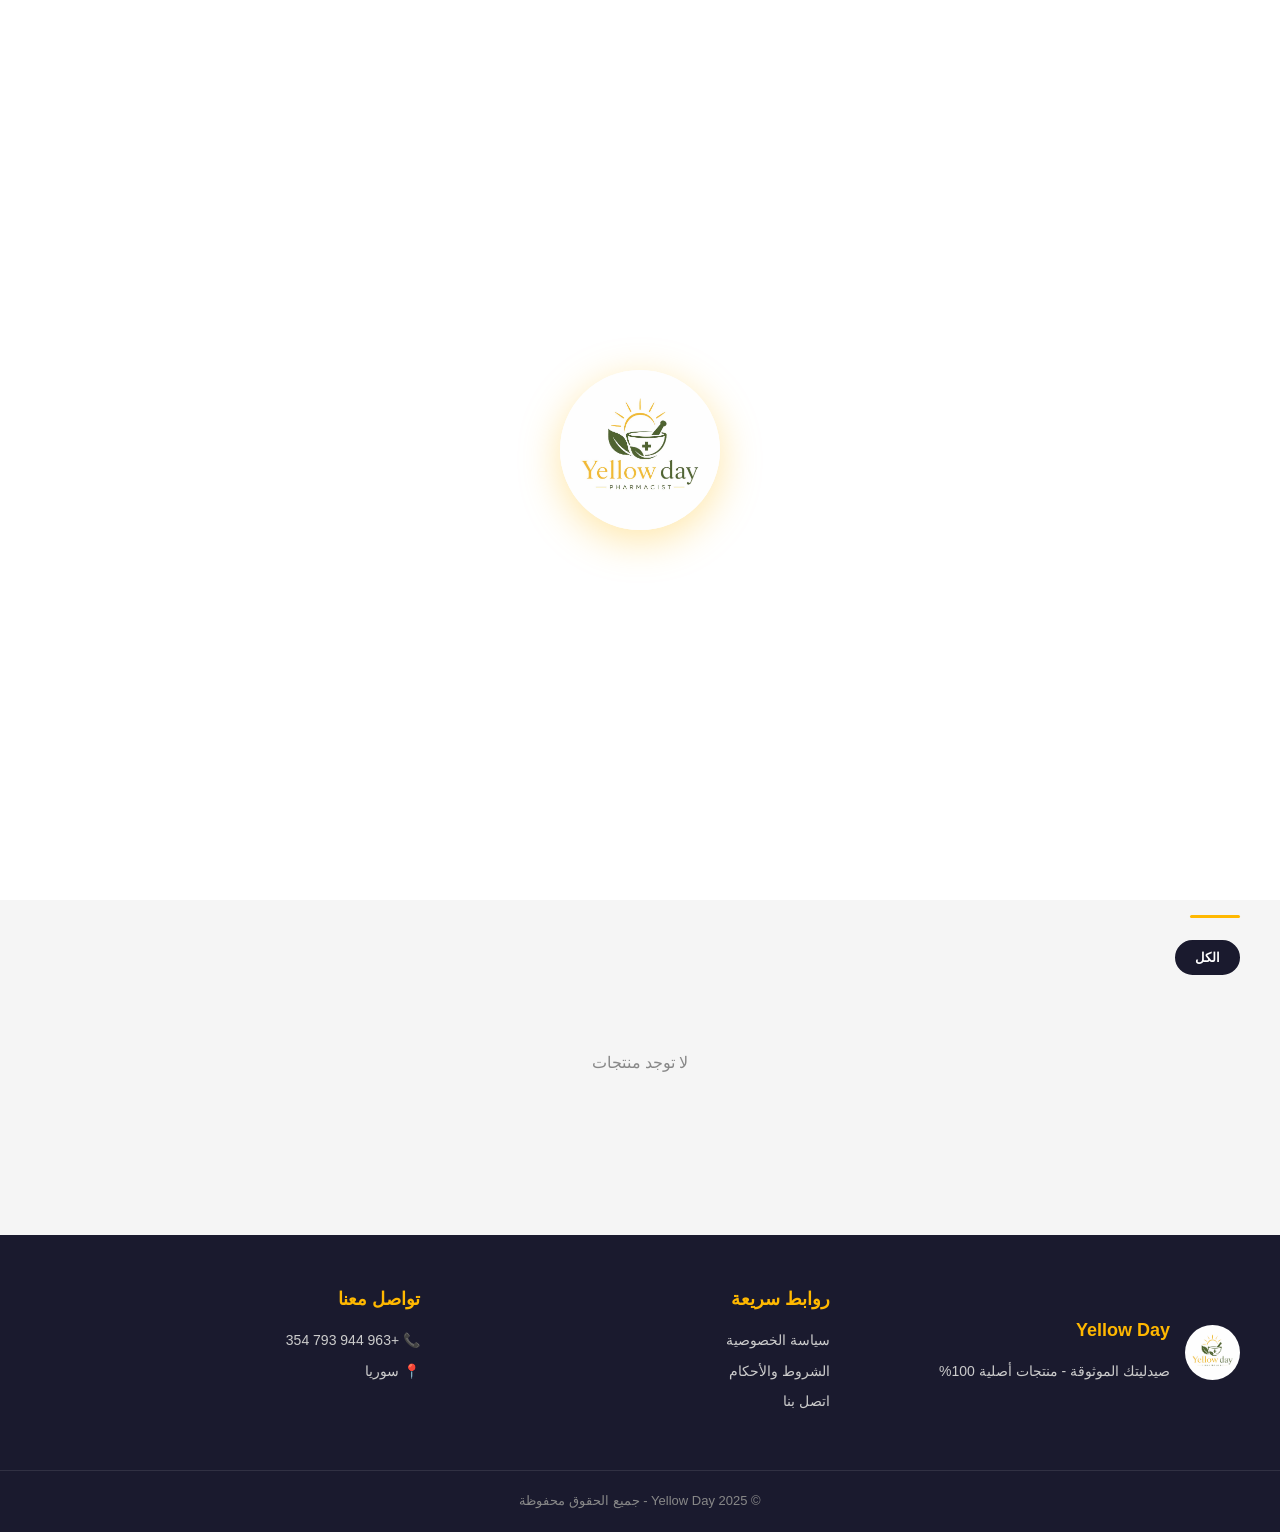
<file: index.html>
<!DOCTYPE html>
<html lang="ar" dir="rtl">
<script src="js/supabase.js"></script>
<head>
    <meta charset="UTF-8">
    <meta name="viewport" content="width=device-width, initial-scale=1.0">
    <title>Yellow Day - صيدلية اونلاين</title>
    <link rel="icon" type="image/jpeg" href="img/logo.jpeg">
    <link rel="stylesheet" href="css/style.css">
</head>
<body>

    <!-- Splash Screen -->
    <div class="splash-screen" id="splashScreen">
        <img src="img/logo.jpeg" alt="Yellow Day" class="splash-logo">
    </div>

    <!-- Header -->
    <header>
        <div class="header-top">
            <div class="logo">
                <img src="img/logo.jpeg" alt="Yellow Day" class="logo-img">
                <div class="logo-text">
                    <h1>Yellow Day</h1>
                    <span>صيدليتك اونلاين</span>
                </div>
            </div>
            <div class="header-actions">
                <input type="text" class="search-bar" placeholder="ابحث عن منتج...">
                <div class="user-menu">
                    <a href="account.html" id="userNameDisplay">حسابي</a>
                    <a href="cart.html" class="cart-icon">
                        🛒 <span id="cartCount">0</span>
                    </a>
                </div>
            </div>
        </div>
        <nav>
            <a href="index.html">الرئيسية</a>
            <a href="#products" onclick="filterByCategory('all')">الكل</a>
            <a href="#products" onclick="filterByCategory('فيتامينات')">الفيتامينات</a>
            <a href="#products" onclick="filterByCategory('عناية بالبشرة')">العناية بالبشرة</a>
            <a href="#products" onclick="filterByCategory('مكملات غذائية')">المكملات الغذائية</a>
            <a href="#brands">الماركات</a>
            <a href="#">تواصل معنا</a>
        </nav>
    </header>

    <!-- Hero Banner -->
    <section class="hero">
        <img src="img/logo.jpeg" alt="Yellow Day" class="hero-logo-img">
        <div class="hero-content">
            <h2>صحتك تهمنا</h2>
            <p>فيتامينات ومكملات غذائية أصلية - توصيل سريع - دفع آمن</p>
            <button onclick="window.location.href='#products'">تسوق الآن</button>
        </div>
    </section>

    <!-- Brands Section -->
    <section class="brands-section" id="brands">
        <h2>الماركات</h2>
        <div class="brands-grid" id="brandsGrid">
            <!-- Brands loaded by JavaScript -->
        </div>
    </section>

    <!-- Products Section -->
    <section class="products-section" id="products">
        <h2>منتجاتنا</h2>
        <div class="filter-bar" id="categoryFilterBar">
            <!-- Category filter buttons loaded by JavaScript -->
        </div>
        <div class="active-filters" id="activeFilters"></div>
        <div class="products-grid" id="productsGrid">
            <!-- Products loaded by JavaScript -->
        </div>
    </section>

    <!-- WhatsApp Floating Button -->
    <a href="https://wa.me/963944793354" class="whatsapp-float" target="_blank" title="تواصل معنا واتساب">
        💬
    </a>

    <!-- Footer -->
    <footer>
        <div class="footer-content">
            <div class="footer-section footer-brand">
                <img src="img/logo.jpeg" alt="Yellow Day" class="footer-logo-img">
                <div>
                    <h3>Yellow Day</h3>
                    <p>صيدليتك الموثوقة - منتجات أصلية 100%</p>
                </div>
            </div>
            <div class="footer-section">
                <h3>روابط سريعة</h3>
                <a href="#">سياسة الخصوصية</a>
                <a href="#">الشروط والأحكام</a>
                <a href="#">اتصل بنا</a>
            </div>
            <div class="footer-section">
                <h3>تواصل معنا</h3>
                <p>📞 +963 944 793 354</p>
                <p>📍 سوريا</p>
            </div>
        </div>
        <div class="footer-bottom">
            <p>&copy; 2025 Yellow Day - جميع الحقوق محفوظة</p>
        </div>
    </footer>

    <script src="js/app.js"></script>
</body>
</html>
</file>
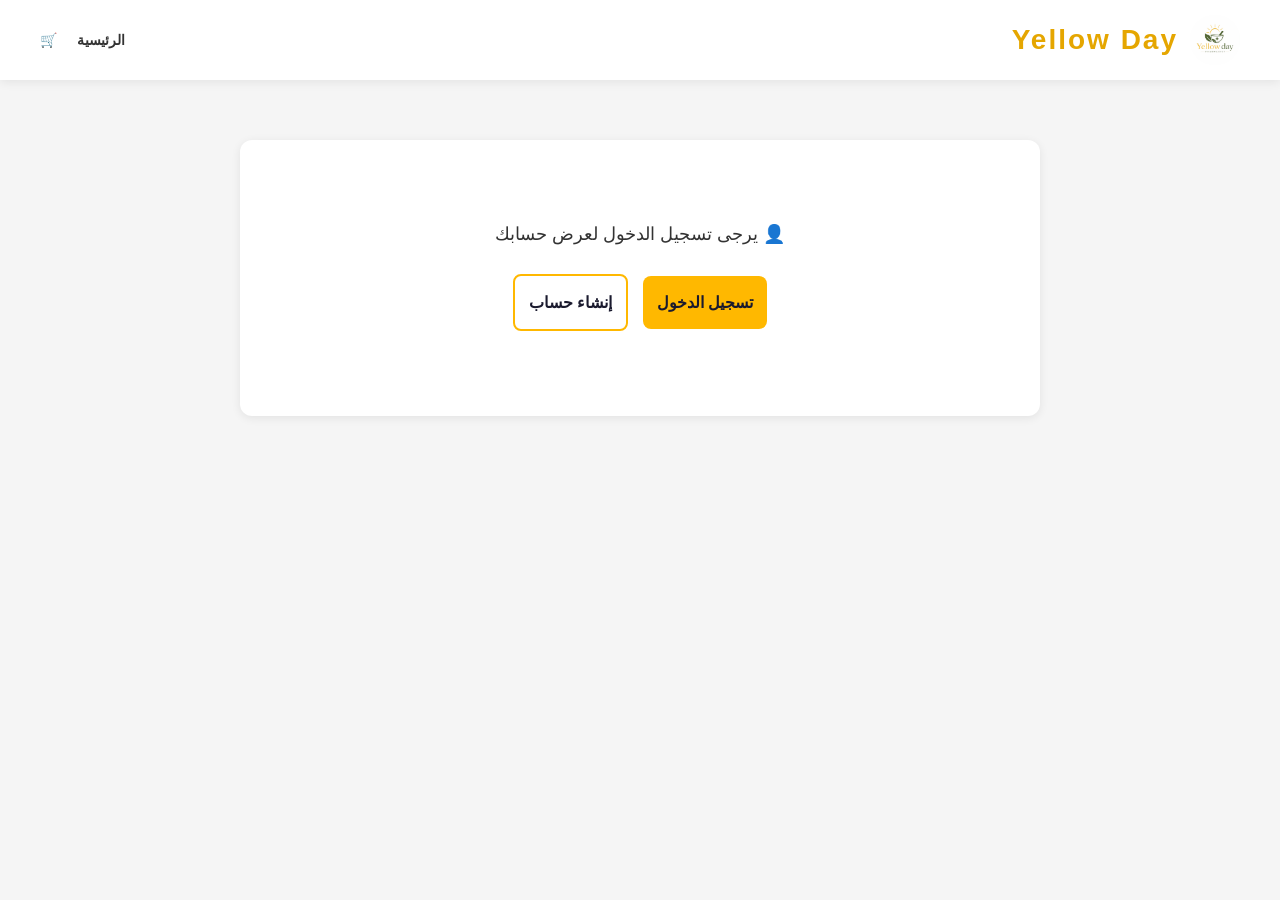
<file: account.html>
<!DOCTYPE html>
<html lang="ar" dir="rtl">
<head>
    <meta charset="UTF-8">
    <meta name="viewport" content="width=device-width, initial-scale=1.0">
    <title>حسابي - Yellow Day</title>
    <link rel="icon" type="image/jpeg" href="img/logo.jpeg">
    <link rel="stylesheet" href="css/style.css">
    <script src="js/supabase.js"></script>
    <style>
        .status-badge {
            padding: 6px 14px;
            border-radius: 20px;
            font-size: 12px;
            font-weight: 700;
            display: inline-block;
        }
        .status-new { background: #E3F2FD; color: #1565C0; border: 2px solid #1565C0; }
        .status-preparing { background: #FFF8E1; color: #F57F17; border: 2px solid #F57F17; }
        .status-completed { background: #E8F5E9; color: #2E7D32; border: 2px solid #2E7D32; }
        .status-cancelled { background: #FFEBEE; color: #C62828; border: 2px solid #C62828; text-decoration: line-through; }
        
        .order-card {
            background: white;
            border-radius: 12px;
            padding: 20px;
            margin-bottom: 15px;
            box-shadow: 0 2px 8px rgba(0,0,0,0.05);
            border-right: 5px solid #FFB800;
            transition: all 0.3s;
        }
        .order-card:hover { box-shadow: 0 5px 20px rgba(0,0,0,0.1); }
        .order-card.completed-order { border-right-color: #4CAF50; }
        .order-card.cancelled-order { border-right-color: #F44336; opacity: 0.7; }
        .order-card.preparing-order { border-right-color: #FF9800; }
        .order-card.new-order { border-right-color: #2196F3; }
        
        .order-header {
            display: flex;
            justify-content: space-between;
            align-items: center;
            margin-bottom: 12px;
            flex-wrap: wrap;
            gap: 10px;
        }
        .order-date { color: #888; font-size: 13px; }
        .order-total { font-size: 20px; font-weight: 800; color: #1A1A2E; }
        .order-items { color: #555; font-size: 14px; line-height: 1.8; }
        .order-status-row { display: flex; align-items: center; gap: 10px; margin-top: 10px; }
        
        .no-orders { text-align: center; padding: 50px; color: #888; }
        .no-orders .icon { font-size: 60px; }
        
        .whatsapp-contact {
            display: inline-block;
            background: #25D366;
            color: white;
            padding: 8px 16px;
            border-radius: 20px;
            text-decoration: none;
            font-size: 13px;
            font-weight: 600;
            margin-top: 10px;
        }
    </style>
</head>
<body>

    <header>
        <div class="header-top">
            <div class="logo">
                <img src="img/logo.jpeg" alt="Yellow Day" class="logo-img">
                <div class="logo-text"><h1>Yellow Day</h1></div>
            </div>
            <div class="user-menu">
                <a href="index.html">الرئيسية</a>
                <a href="cart.html">🛒 <span id="cartCount">0</span></a>
            </div>
        </div>
    </header>

    <div class="page-container" style="max-width: 800px;">
        <div id="loggedOut" style="text-align: center; padding: 40px;">
            <p style="font-size: 18px; margin-bottom: 20px;">👤 يرجى تسجيل الدخول لعرض حسابك</p>
            <a href="login.html" class="btn" style="display: inline-block; width: auto; margin: 5px;">تسجيل الدخول</a>
            <a href="signup.html" class="btn btn-outline" style="display: inline-block; width: auto; margin: 5px;">إنشاء حساب</a>
        </div>
        
        <div id="loggedIn" style="display: none;">
            <h2>👤 حسابي</h2>
            
            <div style="background: #f9f9f9; padding: 20px; border-radius: 12px; margin: 20px 0;" id="userInfo"></div>
            
            <h3 style="margin-top: 30px; margin-bottom: 15px;">📋 طلباتي</h3>
            <div id="userOrders">
                <p style="color:#888;text-align:center;">⏳ جاري تحميل طلباتك...</p>
            </div>
            
            <button class="btn" style="margin-top: 30px; background: #F44336; color: white;" onclick="logout()">🚪 تسجيل الخروج</button>
        </div>
    </div>

    <script>
        function logout() {
            localStorage.removeItem('yellowDayUser');
            window.location.href = 'index.html';
        }
        
        function getStatusBadge(status) {
            const badges = { 'جديد': 'status-new', 'قيد التجهيز': 'status-preparing', 'تم التوصيل': 'status-completed', 'ملغي': 'status-cancelled' };
            const icons = { 'جديد': '🆕', 'قيد التجهيز': '⏳', 'تم التوصيل': '✅', 'ملغي': '❌' };
            return `<span class="status-badge ${badges[status]||'status-new'}">${icons[status]||''} ${status}</span>`;
        }
        
        function getOrderBorderClass(status) {
            const map = { 'جديد': 'new-order', 'قيد التجهيز': 'preparing-order', 'تم التوصيل': 'completed-order', 'ملغي': 'cancelled-order' };
            return map[status] || 'new-order';
        }
        
        function getStatusMessage(status) {
            const messages = {
                'جديد': 'تم استلام طلبك وسيتم التواصل معك قريباً',
                'قيد التجهيز': 'طلبك قيد التجهيز وسيتم توصيله قريباً',
                'تم التوصيل': 'تم توصيل طلبك بنجاح - شكراً لثقتك',
                'ملغي': 'تم إلغاء هذا الطلب'
            };
            return messages[status] || '';
        }
        
        document.addEventListener('DOMContentLoaded', async function() {
            const user = JSON.parse(localStorage.getItem('yellowDayUser'));
            
            // Update cart count
            const cart = JSON.parse(localStorage.getItem('yellowDayCart') || '[]');
            const count = cart.reduce((total, item) => total + item.quantity, 0);
            const cartCountEl = document.getElementById('cartCount');
            if (cartCountEl) {
                cartCountEl.textContent = count;
                cartCountEl.style.display = count > 0 ? 'flex' : 'none';
            }
            
            if (!user) {
                document.getElementById('loggedOut').style.display = 'block';
                document.getElementById('loggedIn').style.display = 'none';
                return;
            }
            
            document.getElementById('loggedOut').style.display = 'none';
            document.getElementById('loggedIn').style.display = 'block';
            
            // Display user info
            document.getElementById('userInfo').innerHTML = `
                <p><strong>👤 الاسم:</strong> ${user.name}</p>
                <p><strong>📞 الهاتف:</strong> ${user.phone}</p>
                <p><strong>📍 المحافظة:</strong> ${user.governorate || 'غير محدد'}</p>
                <p><strong>🏠 العنوان:</strong> ${user.address || 'غير محدد'}</p>
            `;
            
            // Fetch orders from Supabase
            const ordersDiv = document.getElementById('userOrders');
            
            try {
                const userOrders = await supabase.getOrdersByPhone(user.phone);

                if (userOrders.length === 0) {
                    ordersDiv.innerHTML = `
                        <div class="no-orders">
                            <div class="icon">📭</div>
                            <p style="font-size:16px;margin-top:15px;">لا توجد طلبات حتى الآن</p>
                            <a href="index.html" class="btn" style="display:inline-block;width:auto;margin-top:15px;">تصفح المنتجات</a>
                        </div>`;
                    return;
                }
                
                ordersDiv.innerHTML = userOrders.map(order => {
                    const itemsHtml = order.items.map(item => {
                        const name = `منتج #${item.productId}`;
                        return `<span>• ${name} × ${item.quantity}</span>`;
                    }).join('<br>');
                    
                    return `
                        <div class="order-card ${getOrderBorderClass(order.status)}">
                            <div class="order-header">
                                <div>
                                    <strong>📦 طلب #${order.id}</strong>
                                    <span class="order-date">| ${order.date}</span>
                                </div>
                                <span class="order-total">${order.total} دولار</span>
                            </div>
                            <div class="order-items">${itemsHtml}</div>
                            <div class="order-status-row">
                                ${getStatusBadge(order.status)}
                                <span style="font-size:13px;color:#666;">${getStatusMessage(order.status)}</span>
                            </div>
                            ${order.status !== 'ملغي' && order.status !== 'تم التوصيل' ? `
                                <a href="https://wa.me/963981779965" target="_blank" class="whatsapp-contact">💬 تواصل واتساب</a>
                            ` : ''}
                        </div>`;
                }).join('');
                
            } catch (error) {
                ordersDiv.innerHTML = '<p style="text-align:center;color:#888;">❌ حدث خطأ في تحميل الطلبات. حاول مرة أخرى.</p>';
            }
        });
    </script>
</body>
</html>
</file>
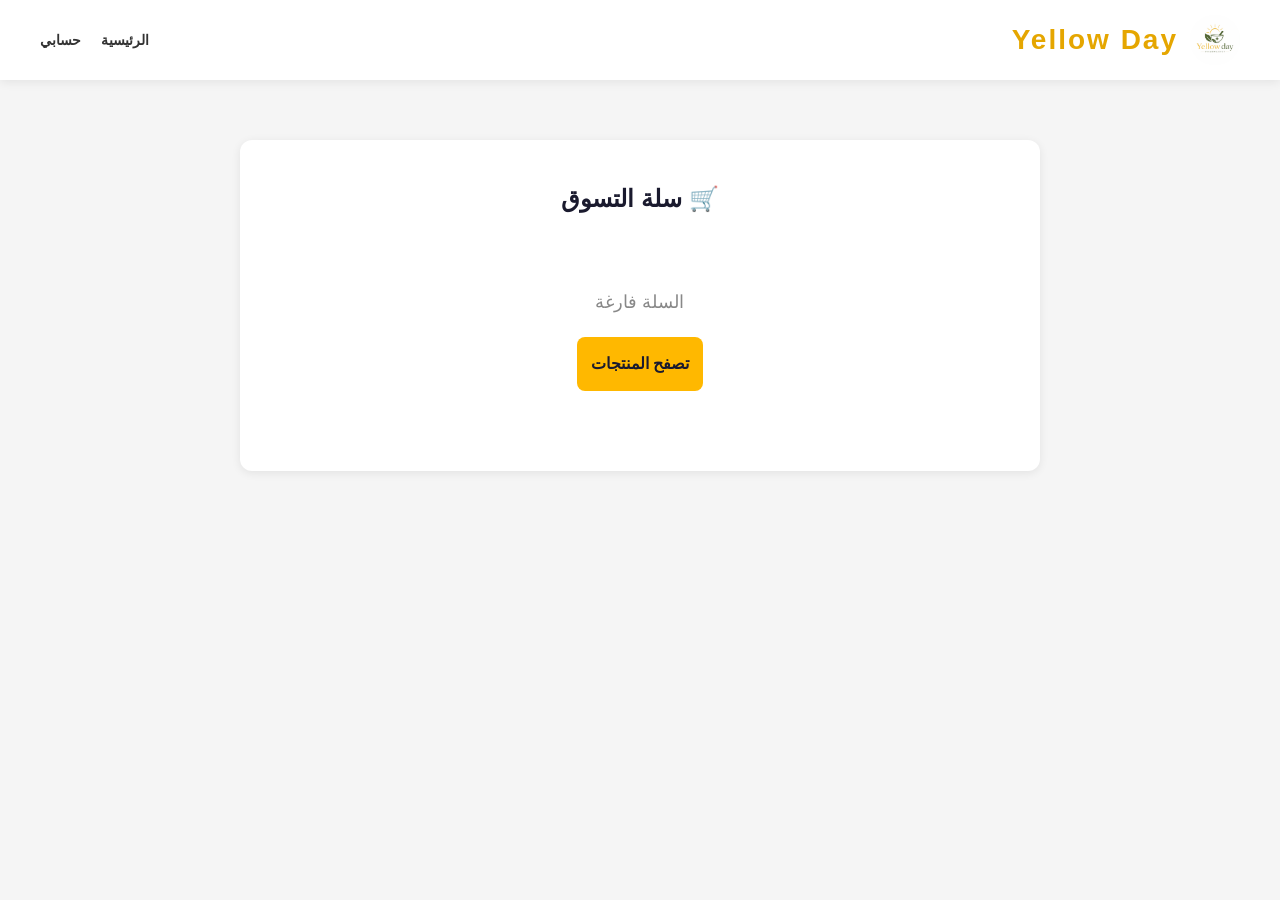
<file: cart.html>
<!DOCTYPE html>
<html lang="ar" dir="rtl">
<script src="js/supabase.js"></script>
<head>
    <meta charset="UTF-8">
    <meta name="viewport" content="width=device-width, initial-scale=1.0">
    <title>سلة التسوق - Yellow Day</title>
    <link rel="icon" type="image/jpeg" href="img/logo.jpeg">
    <link rel="stylesheet" href="css/style.css">
    <script src="js/supabase.js"></script>
</head>
<body>

    <header>
        <div class="header-top">
            <div class="logo">
                <img src="img/logo.jpeg" alt="Yellow Day" class="logo-img">
                <div class="logo-text"><h1>Yellow Day</h1></div>
            </div>
            <div class="user-menu">
                <a href="index.html">الرئيسية</a>
                <a href="account.html">حسابي</a>
            </div>
        </div>
    </header>

    <div class="page-container" style="max-width: 800px;">
        <h2>🛒 سلة التسوق</h2>
        
        <div id="cartItems">
            <!-- Cart items rendered here -->
        </div>
        
        <div id="cartEmpty" style="text-align: center; padding: 40px; display: none;">
            <p style="font-size: 18px; color: #888;">السلة فارغة</p>
            <a href="index.html" class="btn" style="display: inline-block; width: auto; margin-top: 20px;">تصفح المنتجات</a>
        </div>
        
        <div id="cartSummary" style="display: none;">
            <div class="total-row">
                <span>المجموع الكلي:</span>
                <span id="cartTotal">0 <span style="font-size: 14px;">دولار</span></span>
            </div>
            <button class="btn" onclick="proceedToCheckout()">متابعة الشراء</button>
            <button class="btn btn-outline" style="margin-top: 10px;" onclick="window.location.href='index.html'">مواصلة التسوق</button>
        </div>
    </div>

    <script src="js/cart.js"></script>
</body>
</html>
</file>
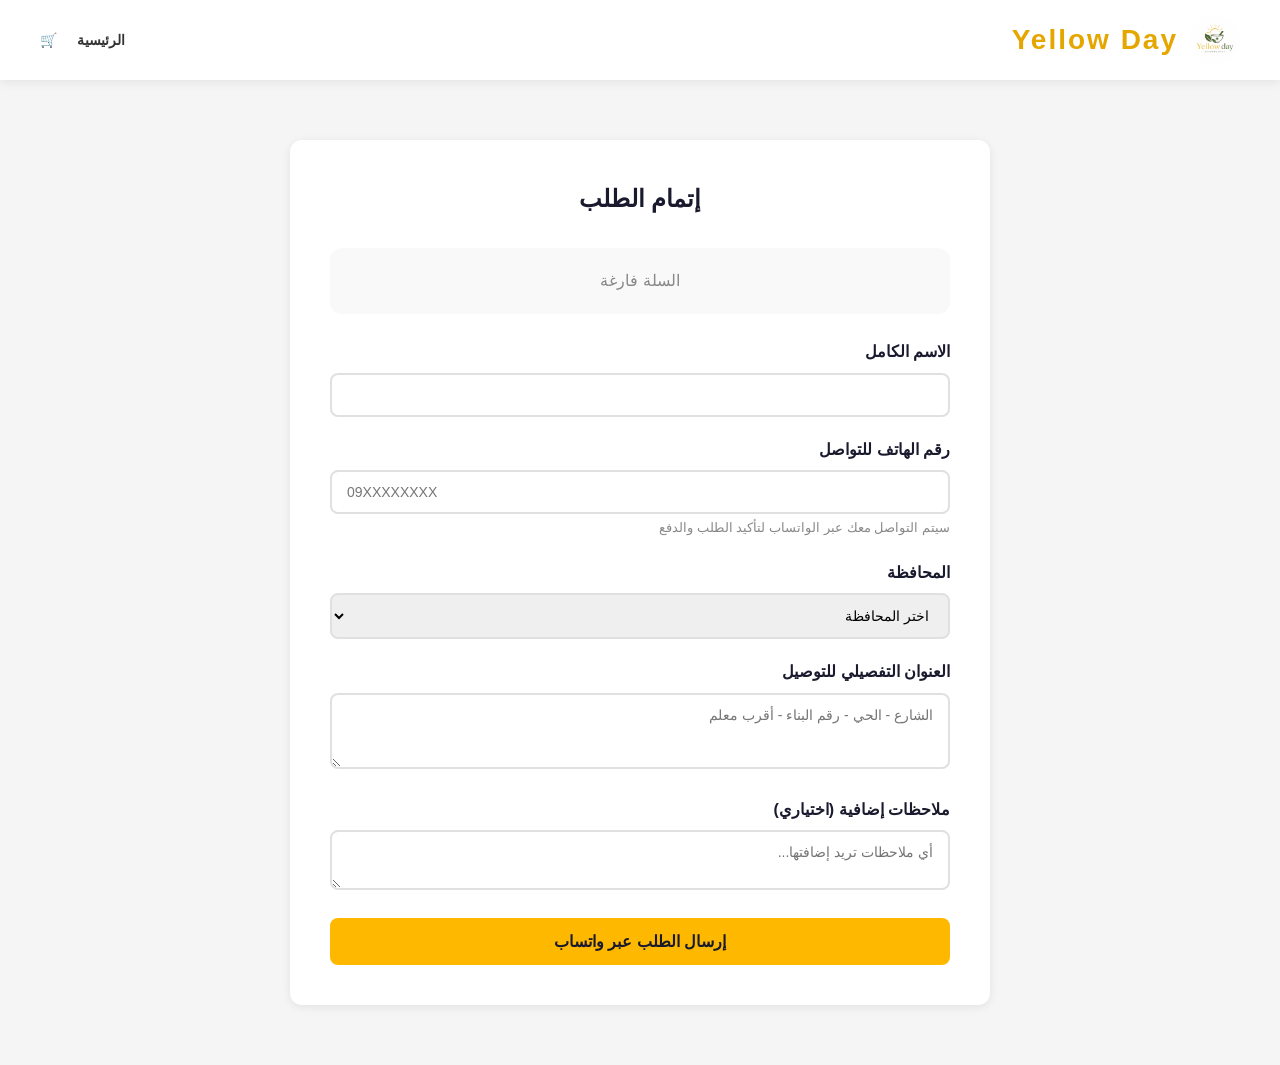
<file: checkout.html>
<!DOCTYPE html>
<html lang="ar" dir="rtl">
<head>
    <meta charset="UTF-8">
    <meta name="viewport" content="width=device-width, initial-scale=1.0">
    <title>إتمام الطلب - Yellow Day</title>
    <link rel="icon" type="image/jpeg" href="img/logo.jpeg">
    <link rel="stylesheet" href="css/style.css">
    <script src="js/supabase.js"></script>
</head>
<body>

    <header>
        <div class="header-top">
            <div class="logo">
                <img src="img/logo.jpeg" alt="Yellow Day" class="logo-img">
                <div class="logo-text"><h1>Yellow Day</h1></div>
            </div>
            <div class="user-menu">
                <a href="index.html">الرئيسية</a>
                <a href="cart.html">🛒 <span id="cartCount">0</span></a>
            </div>
        </div>
    </header>

    <div class="page-container" style="max-width: 700px;">
        <h2>إتمام الطلب</h2>
        
        <div style="background: #f9f9f9; padding: 20px; border-radius: 12px; margin-bottom: 25px;" id="orderSummary">
            <!-- Filled by JS -->
        </div>
        
        <form id="checkoutForm">
            <div class="form-group">
                <label>الاسم الكامل</label>
                <input type="text" id="checkoutName" required>
            </div>
            
            <div class="form-group">
                <label>رقم الهاتف للتواصل</label>
                <input type="tel" id="checkoutPhone" placeholder="09XXXXXXXX" required>
                <small style="color: #888;">سيتم التواصل معك عبر الواتساب لتأكيد الطلب والدفع</small>
            </div>
            
            <div class="form-group">
                <label>المحافظة</label>
                <select id="checkoutGovernorate" required>
                    <option value="">اختر المحافظة</option>
                    <option>دمشق</option><option>ريف دمشق</option><option>حلب</option>
                    <option>حمص</option><option>حماة</option><option>اللاذقية</option>
                    <option>طرطوس</option><option>دير الزور</option><option>الرقة</option>
                    <option>الحسكة</option><option>إدلب</option><option>درعا</option>
                    <option>السويداء</option><option>القنيطرة</option>
                </select>
            </div>
            
            <div class="form-group">
                <label>العنوان التفصيلي للتوصيل</label>
                <textarea id="checkoutAddress" rows="3" placeholder="الشارع - الحي - رقم البناء - أقرب معلم" required></textarea>
            </div>
            
            <div class="form-group">
                <label>ملاحظات إضافية (اختياري)</label>
                <textarea id="checkoutNotes" rows="2" placeholder="أي ملاحظات تريد إضافتها..."></textarea>
            </div>
            
            <button type="submit" class="btn">إرسال الطلب عبر واتساب</button>
        </form>
    </div>

    <script>
        let checkoutProducts = [];
        
        async function loadCheckoutProducts() {
            checkoutProducts = await supabase.getProducts();
        }
        
        function getProductById(id) {
            return checkoutProducts.find(p => p.id === id);
        }
        
        function getCart() {
            return JSON.parse(localStorage.getItem('yellowDayCart') || '[]');
        }
        
        function updateCartCountGlobal() {
            const cart = getCart();
            const count = cart.reduce((total, item) => total + item.quantity, 0);
            document.querySelectorAll('#cartCount').forEach(el => {
                el.textContent = count;
                el.style.display = count > 0 ? 'flex' : 'none';
            });
        }
        
        function renderOrderSummary() {
            const cart = getCart();
            const summary = document.getElementById('orderSummary');
            let total = 0;
            
            if (cart.length === 0) {
                summary.innerHTML = '<p style="text-align:center;color:#888;">السلة فارغة</p>';
                return;
            }
            
            let html = '<h4 style="margin-bottom: 15px;">📦 ملخص الطلب:</h4>';
            
            cart.forEach(item => {
                const product = getProductById(item.productId);
                if (product) {
                    const subtotal = product.price * item.quantity;
                    total += subtotal;
                    html += `
                        <div style="display: flex; justify-content: space-between; padding: 8px 0; border-bottom: 1px dashed #ddd;">
                            <span>${product.nameAr} × ${item.quantity}</span>
                            <span>${subtotal} دولار</span>
                        </div>
                    `;
                }
            });
            
            html += `
                <div style="display: flex; justify-content: space-between; padding-top: 15px; font-weight: 800; font-size: 18px; border-top: 2px solid #333;">
                    <span>💰 المجموع:</span>
                    <span>${total} دولار</span>
                </div>
            `;
            
            summary.innerHTML = html;
        }
        
        function fillUserData() {
            const user = JSON.parse(localStorage.getItem('yellowDayUser'));
            if (user) {
                document.getElementById('checkoutName').value = user.name || '';
                document.getElementById('checkoutPhone').value = user.phone || '';
                document.getElementById('checkoutGovernorate').value = user.governorate || '';
                document.getElementById('checkoutAddress').value = user.address || '';
            }
        }
        
        document.getElementById('checkoutForm')?.addEventListener('submit', async function(e) {
            e.preventDefault();
            
            const cart = getCart();
            if (cart.length === 0) {
                alert('السلة فارغة!');
                window.location.href = 'index.html';
                return;
            }
            
            const name = document.getElementById('checkoutName').value.trim();
            const phone = document.getElementById('checkoutPhone').value.trim();
            const governorate = document.getElementById('checkoutGovernorate').value;
            const address = document.getElementById('checkoutAddress').value.trim();
            const notes = document.getElementById('checkoutNotes').value.trim();
            
            let total = 0;
            let message = `🛒 *طلب جديد من Yellow Day*%0A%0A`;
            message += `👤 *الاسم:* ${name}%0A`;
            message += `📞 *الهاتف:* ${phone}%0A`;
            message += `📍 *المحافظة:* ${governorate}%0A`;
            message += `🏠 *العنوان:* ${address}%0A`;
            if (notes) message += `📝 *ملاحظات:* ${notes}%0A`;
            message += `%0A--- 📋 الطلب ---%0A`;
            
            cart.forEach(item => {
                const product = getProductById(item.productId);
                if (product) {
                    const subtotal = product.price * item.quantity;
                    total += subtotal;
                    message += `• ${product.nameAr} (${product.name}) × ${item.quantity} = ${subtotal} دولار%0A`;
                }
            });
            
            message += `%0A💰 *المجموع الكلي:* ${total} دولار`;
            
            // Save order to Supabase
            const order = {
                id: Date.now(),
                date: new Date().toLocaleString('ar-SY'),
                customer: { name, phone, governorate, address },
                items: cart,
                total: total,
                notes: notes,
                status: 'جديد'
            };
            
            await supabase.addOrder(order);
            
            // DECREASE STOCK for each product ordered
            for (const item of cart) {
                const product = getProductById(item.productId);
                if (product && product.inStock) {
                    await supabase.decrementStock(product.id, item.quantity);
                }
            }
            
            // Clear cart
            localStorage.setItem('yellowDayCart', '[]');
            
            // Open WhatsApp
            const whatsappNumber = '963944793354'; // Replace with your WhatsApp number
            const whatsappURL = `https://wa.me/${whatsappNumber}?text=${message}`;
            window.open(whatsappURL, '_blank');
            
            alert('✅ تم إرسال طلبك! سيتم التواصل معك قريباً عبر الواتساب.');
            window.location.href = 'index.html';
        });
        
        document.addEventListener('DOMContentLoaded', async function() {
            await loadCheckoutProducts();
            renderOrderSummary();
            fillUserData();
            updateCartCountGlobal();
        });
    </script>
</body>
</html>
</file>
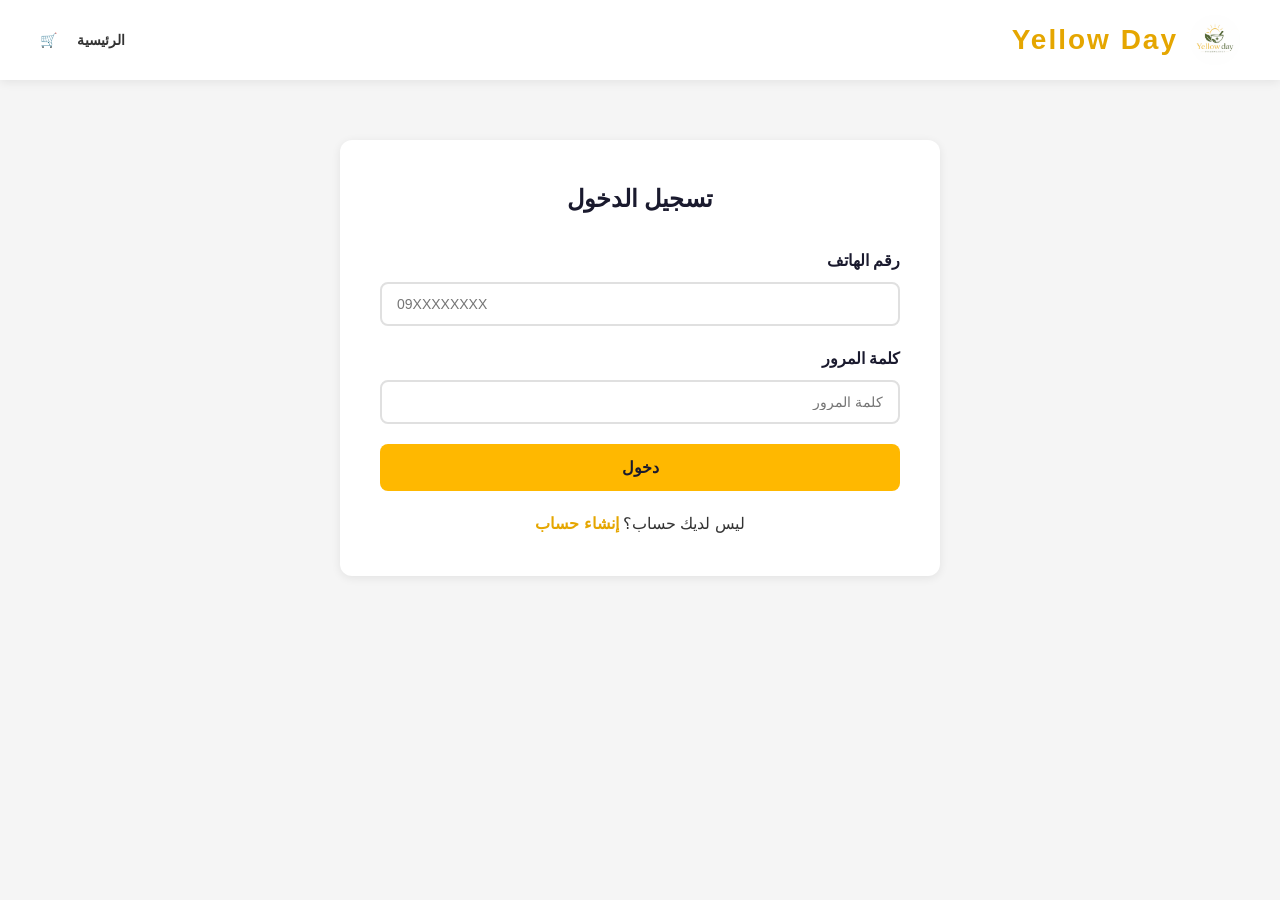
<file: login.html>
<!DOCTYPE html>
<html lang="ar" dir="rtl">
<head>
    <meta charset="UTF-8">
    <meta name="viewport" content="width=device-width, initial-scale=1.0">
    <title>تسجيل الدخول - Yellow Day</title>
    <link rel="icon" type="image/jpeg" href="img/logo.jpeg">
    <link rel="stylesheet" href="css/style.css">
</head>
<body>

    <header>
        <div class="header-top">
            <div class="logo">
                <img src="img/logo.jpeg" alt="Yellow Day" class="logo-img">
                <div class="logo-text"><h1>Yellow Day</h1></div>
            </div>
            <div class="user-menu">
                <a href="index.html">الرئيسية</a>
                <a href="cart.html">🛒 <span id="cartCount">0</span></a>
            </div>
        </div>
    </header>

    <div class="page-container">
        <h2>تسجيل الدخول</h2>
        
        <form id="loginForm">
            <div class="form-group">
                <label>رقم الهاتف</label>
                <input type="tel" id="loginPhone" placeholder="09XXXXXXXX" required>
            </div>
            
            <div class="form-group">
                <label>كلمة المرور</label>
                <input type="password" id="loginPassword" placeholder="كلمة المرور" required>
            </div>
            
            <button type="submit" class="btn">دخول</button>
        </form>
        
        <p class="link-text">ليس لديك حساب؟ <a href="signup.html">إنشاء حساب</a></p>
    </div>

    <script src="js/auth.js"></script>
</body>
</html>
</file>
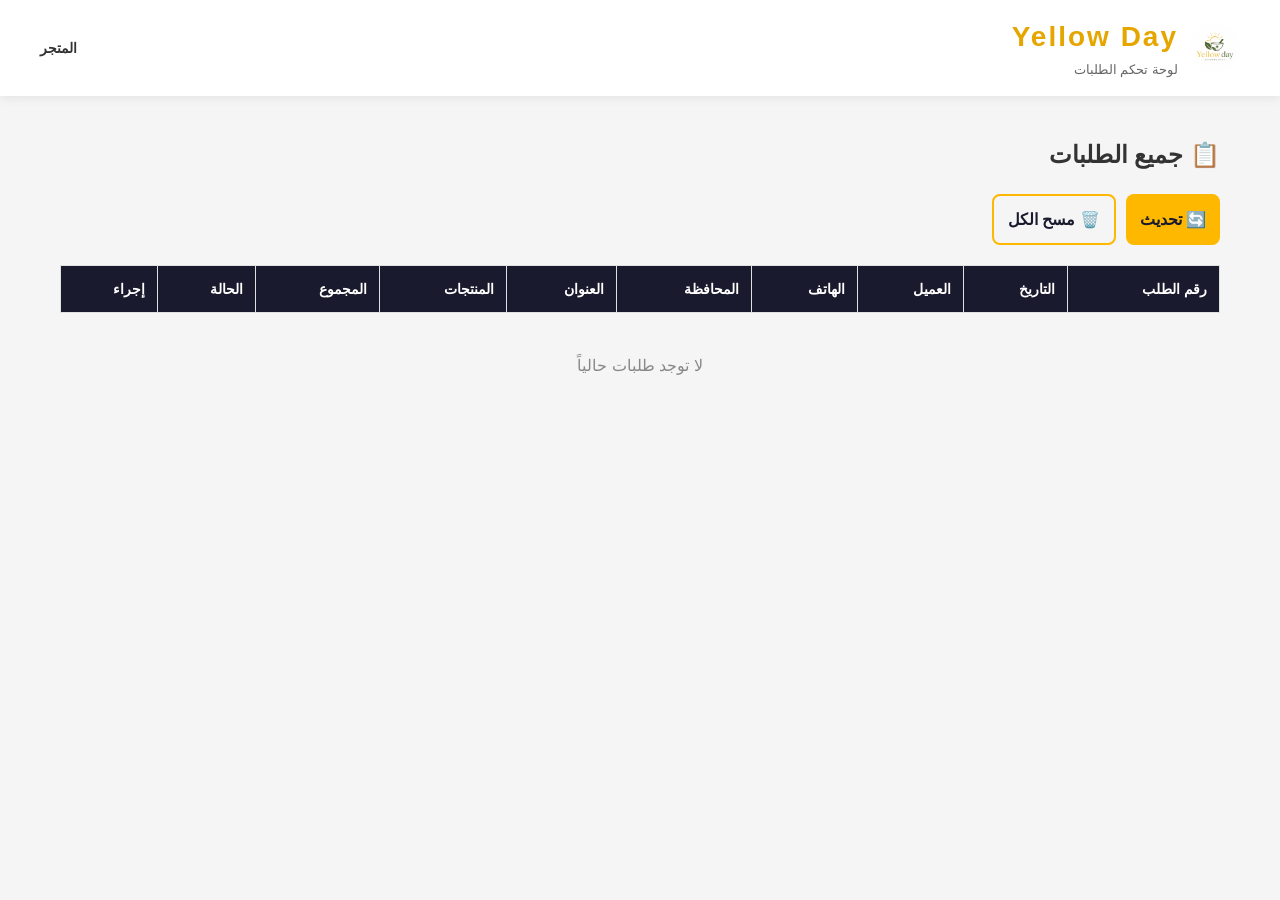
<file: orders.html>
<!DOCTYPE html>
<html lang="ar" dir="rtl">
<head>
    <meta charset="UTF-8">
    <meta name="viewport" content="width=device-width, initial-scale=1.0">
    <title>إدارة الطلبات - Yellow Day</title>
    <link rel="icon" type="image/jpeg" href="img/logo.jpeg">
    <link rel="stylesheet" href="css/style.css">
</head>
<body>

    <header>
        <div class="header-top">
            <div class="logo">
                <img src="img/logo.jpeg" alt="Yellow Day" class="logo-img">
                <div class="logo-text">
                    <h1>Yellow Day</h1>
                    <span>لوحة تحكم الطلبات</span>
                </div>
            </div>
            <div class="user-menu">
                <a href="index.html">المتجر</a>
            </div>
        </div>
    </header>

    <div style="max-width: 1200px; margin: 40px auto; padding: 0 20px;">
        <h2>📋 جميع الطلبات</h2>
        
        <div style="margin: 20px 0; display: flex; gap: 10px; flex-wrap: wrap;">
            <button class="btn" style="width: auto;" onclick="refreshOrders()">🔄 تحديث</button>
            <button class="btn btn-outline" style="width: auto;" onclick="clearOrders()">🗑️ مسح الكل</button>
        </div>
        
        <div style="overflow-x: auto;">
            <table class="orders-table" id="ordersTable">
                <thead>
                    <tr>
                        <th>رقم الطلب</th>
                        <th>التاريخ</th>
                        <th>العميل</th>
                        <th>الهاتف</th>
                        <th>المحافظة</th>
                        <th>العنوان</th>
                        <th>المنتجات</th>
                        <th>المجموع</th>
                        <th>الحالة</th>
                        <th>إجراء</th>
                    </tr>
                </thead>
                <tbody id="ordersBody">
                    <!-- Orders loaded here -->
                </tbody>
            </table>
        </div>
        
        <p id="noOrders" style="text-align: center; color: #888; padding: 40px; display: none;">لا توجد طلبات حالياً</p>
    </div>

    <script>
        function loadOrders() {
            const orders = JSON.parse(localStorage.getItem('yellowDayOrders') || '[]');
            const tbody = document.getElementById('ordersBody');
            const noOrders = document.getElementById('noOrders');
            
            if (orders.length === 0) {
                tbody.innerHTML = '';
                noOrders.style.display = 'block';
                return;
            }
            
            noOrders.style.display = 'none';
            
            tbody.innerHTML = orders.reverse().map(order => {
                const itemsList = order.items.map(item => {
                    const productNames = {1: 'فيروجلوبين', 2: 'سيلداز 200'};
                    return `${productNames[item.productId] || 'منتج'} × ${item.quantity}`;
                }).join('<br>');
                
                return `
                    <tr>
                        <td>${order.id}</td>
                        <td>${order.date}</td>
                        <td>${order.customer.name}</td>
                        <td><a href="https://wa.me/963${order.customer.phone.replace(/^0/, '')}" target="_blank">${order.customer.phone}</a></td>
                        <td>${order.customer.governorate}</td>
                        <td>${order.customer.address}</td>
                        <td>${itemsList}</td>
                        <td><strong>${order.total} دولار</strong></td>
                        <td>
                            <select onchange="updateStatus(${order.id}, this.value)" style="padding: 5px; border-radius: 5px;">
                                <option ${order.status === 'جديد' ? 'selected' : ''}>جديد</option>
                                <option ${order.status === 'قيد التجهيز' ? 'selected' : ''}>قيد التجهيز</option>
                                <option ${order.status === 'تم التوصيل' ? 'selected' : ''}>تم التوصيل</option>
                                <option ${order.status === 'ملغي' ? 'selected' : ''}>ملغي</option>
                            </select>
                        </td>
                        <td>
                            <button onclick="openWhatsApp('${order.customer.phone}', ${order.id})" style="background: #25D366; color: white; border: none; padding: 5px 10px; border-radius: 5px; cursor: pointer;">واتساب</button>
                        </td>
                    </tr>
                `;
            }).join('');
        }
        
        function updateStatus(orderId, newStatus) {
            const orders = JSON.parse(localStorage.getItem('yellowDayOrders') || '[]');
            const order = orders.find(o => o.id === orderId);
            if (order) {
                order.status = newStatus;
                localStorage.setItem('yellowDayOrders', JSON.stringify(orders));
            }
        }
        
        function openWhatsApp(phone, orderId) {
            const orders = JSON.parse(localStorage.getItem('yellowDayOrders') || '[]');
            const order = orders.find(o => o.id === orderId);
            if (order) {
                const cleanPhone = phone.replace(/^0/, '');
                let msg = `مرحباً ${order.customer.name}،%0A`;
                msg += `بخصوص طلبك رقم ${order.id}%0A`;
                msg += `الحالة: ${order.status}%0A`;
                window.open(`https://wa.me/963${cleanPhone}?text=${msg}`, '_blank');
            }
        }
        
        function refreshOrders() {
            loadOrders();
        }
        
        function clearOrders() {
            if (confirm('هل أنت متأكد من مسح جميع الطلبات؟')) {
                localStorage.setItem('yellowDayOrders', '[]');
                loadOrders();
            }
        }
        
        document.addEventListener('DOMContentLoaded', loadOrders);
    </script>
</body>
</html>
</file>
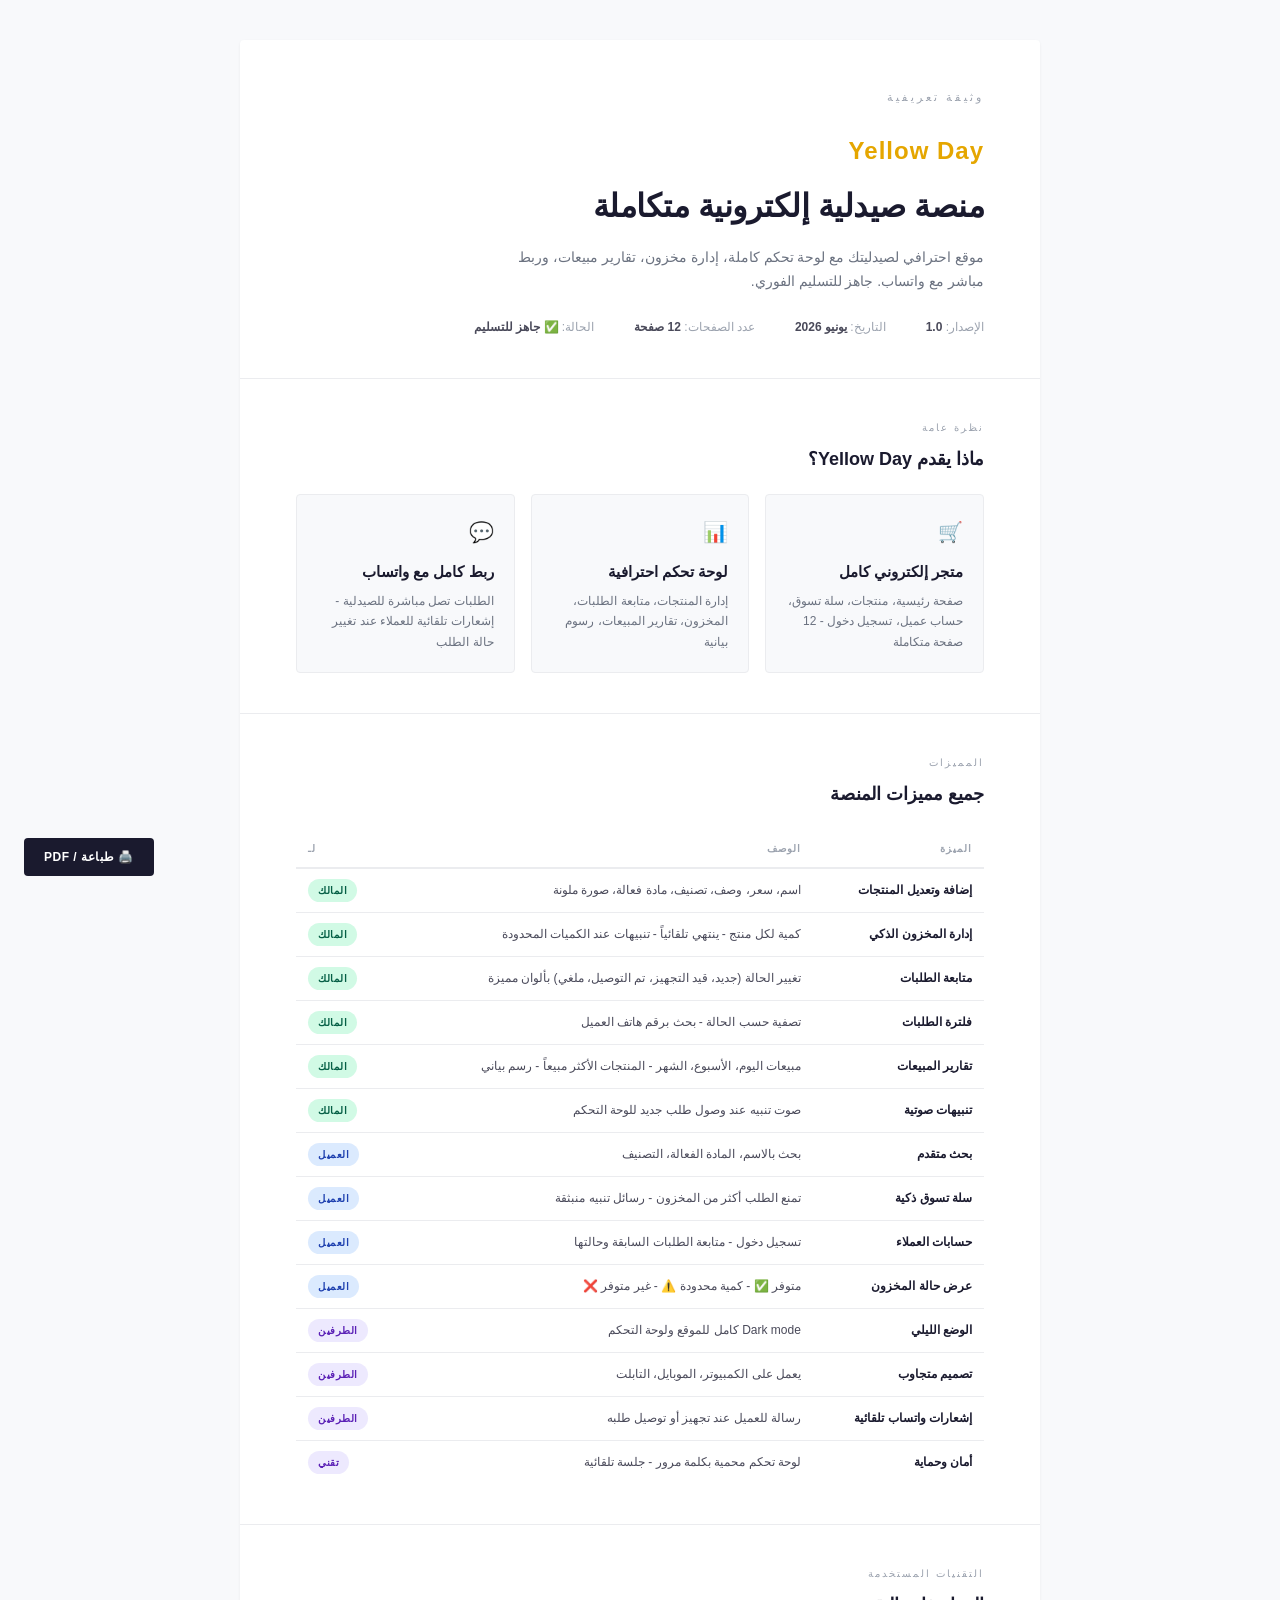
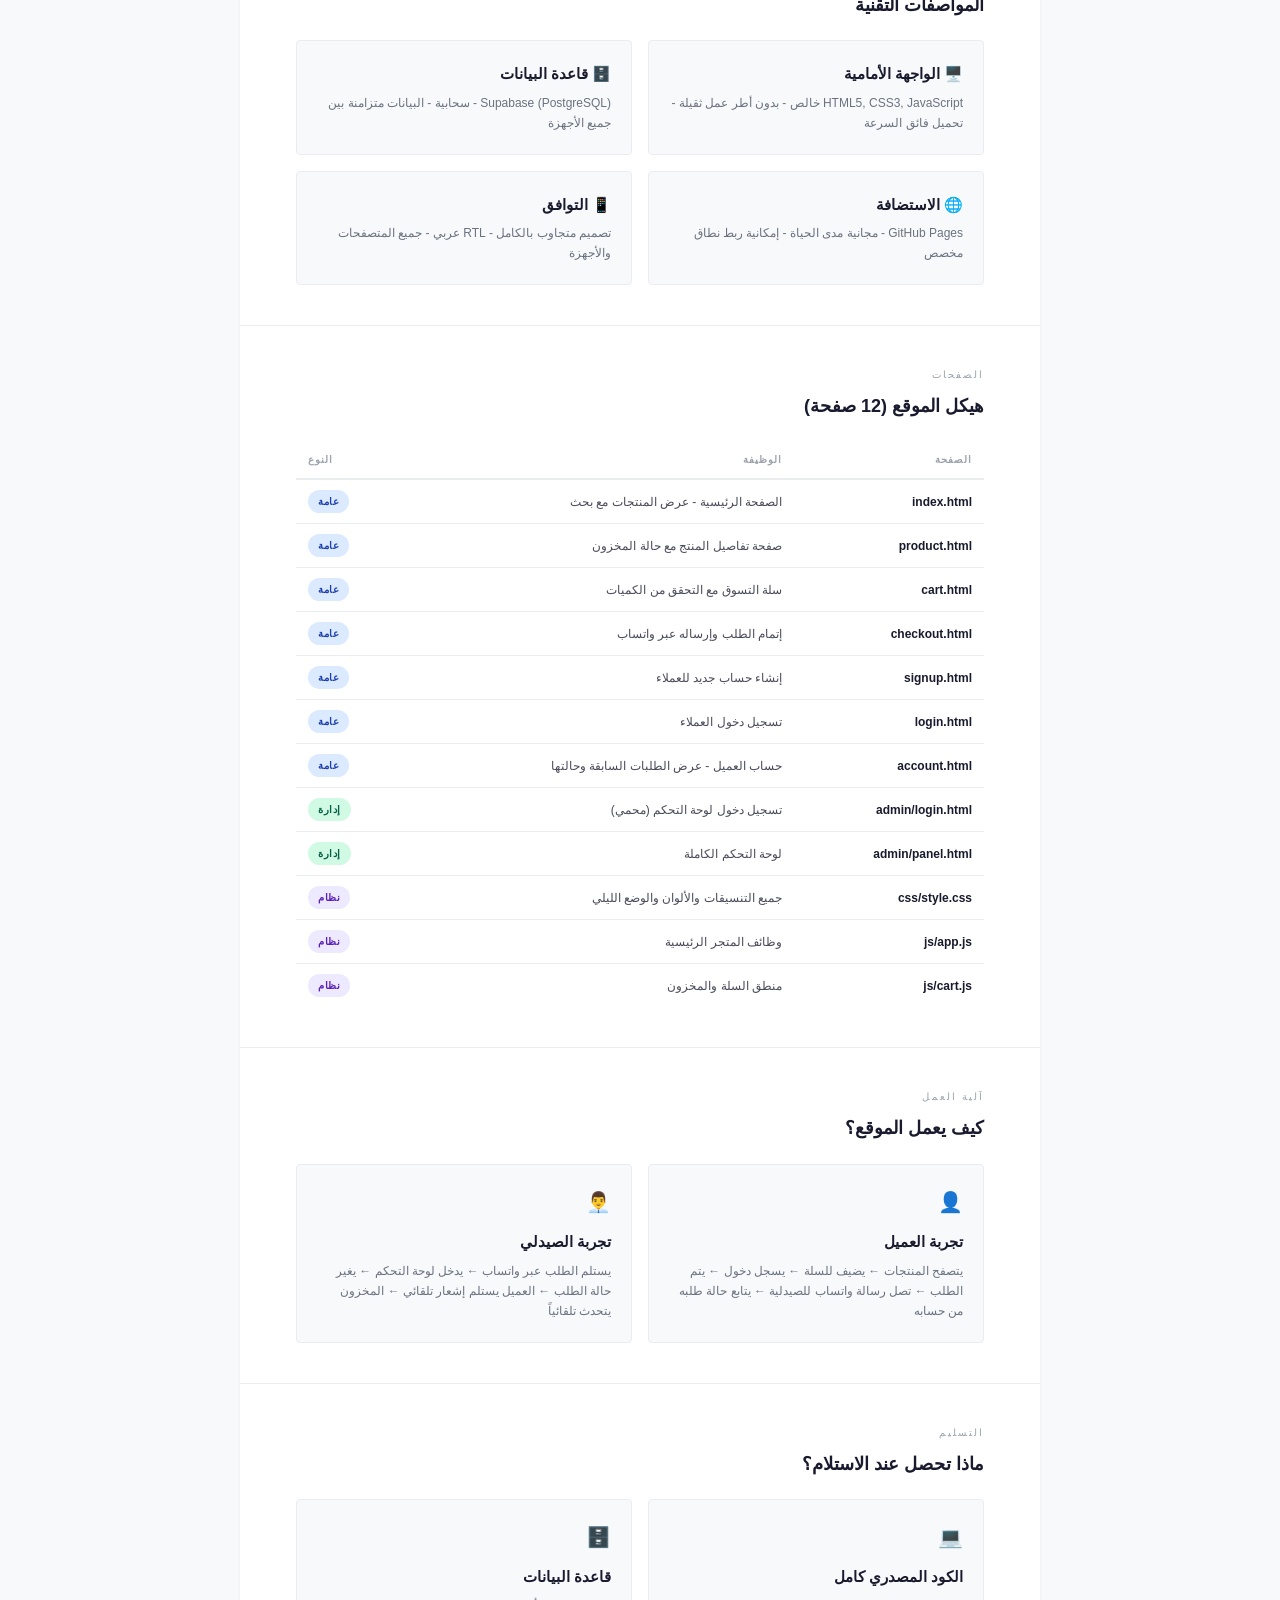
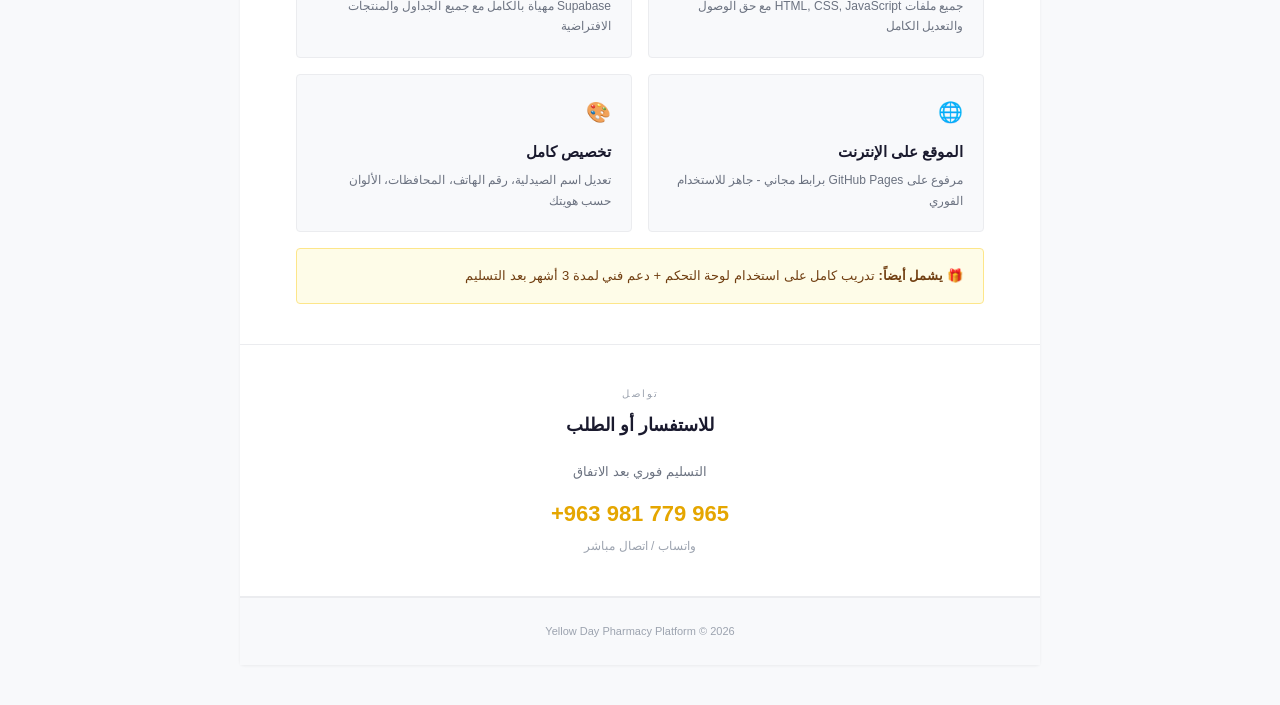
<file: pricing.html>
<!DOCTYPE html>
<html lang="ar" dir="rtl">
<head>
    <meta charset="UTF-8">
    <meta name="viewport" content="width=device-width, initial-scale=1.0">
    <title>Yellow Day - منصة صيدلية إلكترونية</title>
    <link rel="icon" type="image/jpeg" href="img/logo.jpeg">
    <style>
        * { margin: 0; padding: 0; box-sizing: border-box; }

        body {
            font-family: 'Segoe UI', 'Tahoma', 'Arial', sans-serif;
            background: #f8f9fb;
            color: #1a1a2e;
            direction: rtl;
            line-height: 1.7;
            -webkit-font-smoothing: antialiased;
        }

        .document {
            max-width: 800px;
            margin: 40px auto;
            background: #fff;
            border-radius: 4px;
            box-shadow: 0 1px 3px rgba(0,0,0,0.06);
        }

        @media print {
            body { background: #fff; margin: 0; }
            .document { max-width: 100%; margin: 0; box-shadow: none; border-radius: 0; }
            .no-print { display: none !important; }
            @page { margin: 20mm; size: A4; }
        }

        /* ===== TYPOGRAPHY ===== */
        h1 { font-size: 28px; font-weight: 700; letter-spacing: -0.5px; }
        h2 { font-size: 18px; font-weight: 700; color: #1a1a2e; }
        h3 { font-size: 15px; font-weight: 600; color: #1a1a2e; }
        p, li { font-size: 13px; color: #4a4a5a; }

        /* ===== HEADER ===== */
        .header {
            padding: 48px 56px 40px;
            border-bottom: 1px solid #ebecef;
        }

        .header .brand {
            font-size: 24px;
            font-weight: 800;
            color: #e5a600;
            letter-spacing: 1px;
            margin-bottom: 8px;
        }

        .header .doc-type {
            font-size: 11px;
            text-transform: uppercase;
            letter-spacing: 3px;
            color: #9ca3af;
            margin-bottom: 24px;
        }

        .header h1 {
            font-size: 32px;
            margin-bottom: 12px;
        }

        .header .summary {
            font-size: 14px;
            color: #6b7280;
            max-width: 500px;
        }

        .header .meta {
            display: flex;
            gap: 40px;
            margin-top: 24px;
            font-size: 12px;
            color: #9ca3af;
        }

        .header .meta strong {
            color: #4a4a5a;
            font-weight: 600;
        }

        /* ===== SECTION ===== */
        .section {
            padding: 40px 56px;
            border-bottom: 1px solid #ebecef;
        }

        .section:last-of-type { border-bottom: none; }

        .section-label {
            font-size: 10px;
            text-transform: uppercase;
            letter-spacing: 2px;
            color: #9ca3af;
            margin-bottom: 8px;
        }

        .section h2 {
            margin-bottom: 20px;
        }

        /* ===== GRID ===== */
        .grid-2 {
            display: grid;
            grid-template-columns: 1fr 1fr;
            gap: 16px;
        }

        .grid-3 {
            display: grid;
            grid-template-columns: 1fr 1fr 1fr;
            gap: 16px;
        }

        /* ===== CARD ===== */
        .card {
            background: #f8f9fb;
            padding: 20px;
            border-radius: 4px;
            border: 1px solid #ebecef;
        }

        .card h3 {
            margin-bottom: 6px;
        }

        .card p {
            font-size: 12px;
            color: #6b7280;
            margin: 0;
        }

        .card .icon {
            font-size: 20px;
            margin-bottom: 10px;
        }

        /* ===== TABLE ===== */
        table {
            width: 100%;
            border-collapse: collapse;
            font-size: 12px;
        }

        th {
            text-align: right;
            padding: 10px 12px;
            font-weight: 600;
            color: #9ca3af;
            font-size: 10px;
            text-transform: uppercase;
            letter-spacing: 1px;
            border-bottom: 2px solid #ebecef;
        }

        td {
            padding: 10px 12px;
            border-bottom: 1px solid #ebecef;
            color: #4a4a5a;
        }

        tr:last-child td { border-bottom: none; }

        .text-right { text-align: left; }
        .text-bold { font-weight: 700; color: #1a1a2e; }

        /* ===== BADGE ===== */
        .badge {
            display: inline-block;
            padding: 3px 10px;
            border-radius: 100px;
            font-size: 10px;
            font-weight: 600;
            letter-spacing: 0.5px;
        }

        .badge-green { background: #d1fae5; color: #065f46; }
        .badge-yellow { background: #fef3c7; color: #92400e; }
        .badge-blue { background: #dbeafe; color: #1e40af; }
        .badge-purple { background: #ede9fe; color: #5b21b6; }

        /* ===== LIST ===== */
        .check-list {
            list-style: none;
            padding: 0;
        }

        .check-list li {
            padding: 6px 0;
            font-size: 13px;
            color: #4a4a5a;
        }

        .check-list li::before {
            content: '✓ ';
            color: #059669;
            font-weight: 700;
        }

        /* ===== HIGHLIGHT BOX ===== */
        .highlight {
            background: #fefce8;
            border: 1px solid #fde68a;
            padding: 16px 20px;
            border-radius: 4px;
            font-size: 13px;
            color: #713f12;
            margin-top: 16px;
        }

        /* ===== FOOTER ===== */
        .footer {
            padding: 24px 56px;
            background: #f8f9fb;
            border-top: 1px solid #ebecef;
            font-size: 11px;
            color: #9ca3af;
            text-align: center;
        }

        /* ===== PRINT BUTTON ===== */
        .print-btn {
            position: fixed;
            bottom: 24px;
            left: 24px;
            background: #1a1a2e;
            color: #fff;
            border: none;
            padding: 12px 20px;
            border-radius: 4px;
            font-size: 12px;
            font-weight: 600;
            cursor: pointer;
            z-index: 999;
            letter-spacing: 0.5px;
        }

        .print-btn:hover { background: #2d2d4a; }

        /* ===== PAGE BREAK ===== */
        .page-break { page-break-before: always; }

        @media (max-width: 700px) {
            .grid-2, .grid-3 { grid-template-columns: 1fr; }
            .header, .section { padding: 32px 24px; }
            .header .meta { flex-direction: column; gap: 8px; }
        }
    </style>
</head>
<body>

    <button class="print-btn no-print" onclick="window.print()">🖨️ طباعة / PDF</button>

    <div class="document">

        <!-- ===== COVER ===== -->
        <div class="header">
            <div class="doc-type">وثيقة تعريفية</div>
            <div class="brand">Yellow Day</div>
            <h1>منصة صيدلية إلكترونية متكاملة</h1>
            <p class="summary">موقع احترافي لصيدليتك مع لوحة تحكم كاملة، إدارة مخزون، تقارير مبيعات، وربط مباشر مع واتساب. جاهز للتسليم الفوري.</p>
            <div class="meta">
                <span>الإصدار: <strong>1.0</strong></span>
                <span>التاريخ: <strong>يونيو 2026</strong></span>
                <span>عدد الصفحات: <strong>12 صفحة</strong></span>
                <span>الحالة: <strong>✅ جاهز للتسليم</strong></span>
            </div>
        </div>

        <!-- ===== OVERVIEW ===== -->
        <div class="section">
            <div class="section-label">نظرة عامة</div>
            <h2>ماذا يقدم Yellow Day؟</h2>
            <div class="grid-3">
                <div class="card">
                    <div class="icon">🛒</div>
                    <h3>متجر إلكتروني كامل</h3>
                    <p>صفحة رئيسية، منتجات، سلة تسوق، حساب عميل، تسجيل دخول - 12 صفحة متكاملة</p>
                </div>
                <div class="card">
                    <div class="icon">📊</div>
                    <h3>لوحة تحكم احترافية</h3>
                    <p>إدارة المنتجات، متابعة الطلبات، المخزون، تقارير المبيعات، رسوم بيانية</p>
                </div>
                <div class="card">
                    <div class="icon">💬</div>
                    <h3>ربط كامل مع واتساب</h3>
                    <p>الطلبات تصل مباشرة للصيدلية - إشعارات تلقائية للعملاء عند تغيير حالة الطلب</p>
                </div>
            </div>
        </div>

        <!-- ===== FEATURES TABLE ===== -->
        <div class="section">
            <div class="section-label">المميزات</div>
            <h2>جميع مميزات المنصة</h2>
            <table>
                <thead>
                    <tr><th>الميزة</th><th>الوصف</th><th style="text-align:left;">لـ</th></tr>
                </thead>
                <tbody>
                    <tr><td class="text-bold">إضافة وتعديل المنتجات</td><td>اسم، سعر، وصف، تصنيف، مادة فعالة، صورة ملونة</td><td class="text-right"><span class="badge badge-green">المالك</span></td></tr>
                    <tr><td class="text-bold">إدارة المخزون الذكي</td><td>كمية لكل منتج - ينتهي تلقائياً - تنبيهات عند الكميات المحدودة</td><td class="text-right"><span class="badge badge-green">المالك</span></td></tr>
                    <tr><td class="text-bold">متابعة الطلبات</td><td>تغيير الحالة (جديد، قيد التجهيز، تم التوصيل، ملغي) بألوان مميزة</td><td class="text-right"><span class="badge badge-green">المالك</span></td></tr>
                    <tr><td class="text-bold">فلترة الطلبات</td><td>تصفية حسب الحالة - بحث برقم هاتف العميل</td><td class="text-right"><span class="badge badge-green">المالك</span></td></tr>
                    <tr><td class="text-bold">تقارير المبيعات</td><td>مبيعات اليوم، الأسبوع، الشهر - المنتجات الأكثر مبيعاً - رسم بياني</td><td class="text-right"><span class="badge badge-green">المالك</span></td></tr>
                    <tr><td class="text-bold">تنبيهات صوتية</td><td>صوت تنبيه عند وصول طلب جديد للوحة التحكم</td><td class="text-right"><span class="badge badge-green">المالك</span></td></tr>
                    <tr><td class="text-bold">بحث متقدم</td><td>بحث بالاسم، المادة الفعالة، التصنيف</td><td class="text-right"><span class="badge badge-blue">العميل</span></td></tr>
                    <tr><td class="text-bold">سلة تسوق ذكية</td><td>تمنع الطلب أكثر من المخزون - رسائل تنبيه منبثقة</td><td class="text-right"><span class="badge badge-blue">العميل</span></td></tr>
                    <tr><td class="text-bold">حسابات العملاء</td><td>تسجيل دخول - متابعة الطلبات السابقة وحالتها</td><td class="text-right"><span class="badge badge-blue">العميل</span></td></tr>
                    <tr><td class="text-bold">عرض حالة المخزون</td><td>متوفر ✅ - كمية محدودة ⚠️ - غير متوفر ❌</td><td class="text-right"><span class="badge badge-blue">العميل</span></td></tr>
                    <tr><td class="text-bold">الوضع الليلي</td><td>Dark mode كامل للموقع ولوحة التحكم</td><td class="text-right"><span class="badge badge-purple">الطرفين</span></td></tr>
                    <tr><td class="text-bold">تصميم متجاوب</td><td>يعمل على الكمبيوتر، الموبايل، التابلت</td><td class="text-right"><span class="badge badge-purple">الطرفين</span></td></tr>
                    <tr><td class="text-bold">إشعارات واتساب تلقائية</td><td>رسالة للعميل عند تجهيز أو توصيل طلبه</td><td class="text-right"><span class="badge badge-purple">الطرفين</span></td></tr>
                    <tr><td class="text-bold">أمان وحماية</td><td>لوحة تحكم محمية بكلمة مرور - جلسة تلقائية</td><td class="text-right"><span class="badge badge-purple">تقني</span></td></tr>
                </tbody>
            </table>
        </div>

        <!-- ===== TECH STACK ===== -->
        <div class="section">
            <div class="section-label">التقنيات المستخدمة</div>
            <h2>المواصفات التقنية</h2>
            <div class="grid-2">
                <div class="card">
                    <h3>🖥️ الواجهة الأمامية</h3>
                    <p>HTML5, CSS3, JavaScript خالص - بدون أطر عمل ثقيلة - تحميل فائق السرعة</p>
                </div>
                <div class="card">
                    <h3>🗄️ قاعدة البيانات</h3>
                    <p>Supabase (PostgreSQL) - سحابية - البيانات متزامنة بين جميع الأجهزة</p>
                </div>
                <div class="card">
                    <h3>🌐 الاستضافة</h3>
                    <p>GitHub Pages - مجانية مدى الحياة - إمكانية ربط نطاق مخصص</p>
                </div>
                <div class="card">
                    <h3>📱 التوافق</h3>
                    <p>تصميم متجاوب بالكامل - RTL عربي - جميع المتصفحات والأجهزة</p>
                </div>
            </div>
        </div>

        <!-- ===== PAGES BREAKDOWN ===== -->
        <div class="section">
            <div class="section-label">الصفحات</div>
            <h2>هيكل الموقع (12 صفحة)</h2>
            <table>
                <thead>
                    <tr><th>الصفحة</th><th>الوظيفة</th><th style="text-align:left;">النوع</th></tr>
                </thead>
                <tbody>
                    <tr><td class="text-bold">index.html</td><td>الصفحة الرئيسية - عرض المنتجات مع بحث</td><td class="text-right"><span class="badge badge-blue">عامة</span></td></tr>
                    <tr><td class="text-bold">product.html</td><td>صفحة تفاصيل المنتج مع حالة المخزون</td><td class="text-right"><span class="badge badge-blue">عامة</span></td></tr>
                    <tr><td class="text-bold">cart.html</td><td>سلة التسوق مع التحقق من الكميات</td><td class="text-right"><span class="badge badge-blue">عامة</span></td></tr>
                    <tr><td class="text-bold">checkout.html</td><td>إتمام الطلب وإرساله عبر واتساب</td><td class="text-right"><span class="badge badge-blue">عامة</span></td></tr>
                    <tr><td class="text-bold">signup.html</td><td>إنشاء حساب جديد للعملاء</td><td class="text-right"><span class="badge badge-blue">عامة</span></td></tr>
                    <tr><td class="text-bold">login.html</td><td>تسجيل دخول العملاء</td><td class="text-right"><span class="badge badge-blue">عامة</span></td></tr>
                    <tr><td class="text-bold">account.html</td><td>حساب العميل - عرض الطلبات السابقة وحالتها</td><td class="text-right"><span class="badge badge-blue">عامة</span></td></tr>
                    <tr><td class="text-bold">admin/login.html</td><td>تسجيل دخول لوحة التحكم (محمي)</td><td class="text-right"><span class="badge badge-green">إدارة</span></td></tr>
                    <tr><td class="text-bold">admin/panel.html</td><td>لوحة التحكم الكاملة</td><td class="text-right"><span class="badge badge-green">إدارة</span></td></tr>
                    <tr><td class="text-bold">css/style.css</td><td>جميع التنسيقات والألوان والوضع الليلي</td><td class="text-right"><span class="badge badge-purple">نظام</span></td></tr>
                    <tr><td class="text-bold">js/app.js</td><td>وظائف المتجر الرئيسية</td><td class="text-right"><span class="badge badge-purple">نظام</span></td></tr>
                    <tr><td class="text-bold">js/cart.js</td><td>منطق السلة والمخزون</td><td class="text-right"><span class="badge badge-purple">نظام</span></td></tr>
                </tbody>
            </table>
        </div>

        <!-- ===== FLOW ===== -->
        <div class="section">
            <div class="section-label">آلية العمل</div>
            <h2>كيف يعمل الموقع؟</h2>
            <div class="grid-2">
                <div class="card">
                    <div class="icon">👤</div>
                    <h3>تجربة العميل</h3>
                    <p>يتصفح المنتجات ← يضيف للسلة ← يسجل دخول ← يتم الطلب ← تصل رسالة واتساب للصيدلية ← يتابع حالة طلبه من حسابه</p>
                </div>
                <div class="card">
                    <div class="icon">👨‍💼</div>
                    <h3>تجربة الصيدلي</h3>
                    <p>يستلم الطلب عبر واتساب ← يدخل لوحة التحكم ← يغير حالة الطلب ← العميل يستلم إشعار تلقائي ← المخزون يتحدث تلقائياً</p>
                </div>
            </div>
        </div>

        <!-- ===== WHAT YOU GET ===== -->
        <div class="section">
            <div class="section-label">التسليم</div>
            <h2>ماذا تحصل عند الاستلام؟</h2>
            <div class="grid-2">
                <div class="card">
                    <div class="icon">💻</div>
                    <h3>الكود المصدري كامل</h3>
                    <p>جميع ملفات HTML, CSS, JavaScript مع حق الوصول والتعديل الكامل</p>
                </div>
                <div class="card">
                    <div class="icon">🗄️</div>
                    <h3>قاعدة البيانات</h3>
                    <p>Supabase مهيأة بالكامل مع جميع الجداول والمنتجات الافتراضية</p>
                </div>
                <div class="card">
                    <div class="icon">🌐</div>
                    <h3>الموقع على الإنترنت</h3>
                    <p>مرفوع على GitHub Pages برابط مجاني - جاهز للاستخدام الفوري</p>
                </div>
                <div class="card">
                    <div class="icon">🎨</div>
                    <h3>تخصيص كامل</h3>
                    <p>تعديل اسم الصيدلية، رقم الهاتف، المحافظات، الألوان حسب هويتك</p>
                </div>
            </div>
            <div class="highlight">
                <strong>🎁 يشمل أيضاً:</strong> تدريب كامل على استخدام لوحة التحكم + دعم فني لمدة 3 أشهر بعد التسليم
            </div>
        </div>

        <!-- ===== CONTACT ===== -->
        <div class="section" style="text-align: center;">
            <div class="section-label">تواصل</div>
            <h2>للاستفسار أو الطلب</h2>
            <p style="margin-bottom: 12px; color: #6b7280;">التسليم فوري بعد الاتفاق</p>
            <p style="font-size: 22px; font-weight: 700; color: #e5a600; direction: ltr;">+963 981 779 965</p>
            <p style="font-size: 12px; color: #9ca3af; margin-top: 4px;">واتساب / اتصال مباشر</p>
        </div>

        <!-- ===== FOOTER ===== -->
        <div class="footer">
            Yellow Day Pharmacy Platform &copy; 2026
        </div>

    </div>

</body>
</html>
</file>
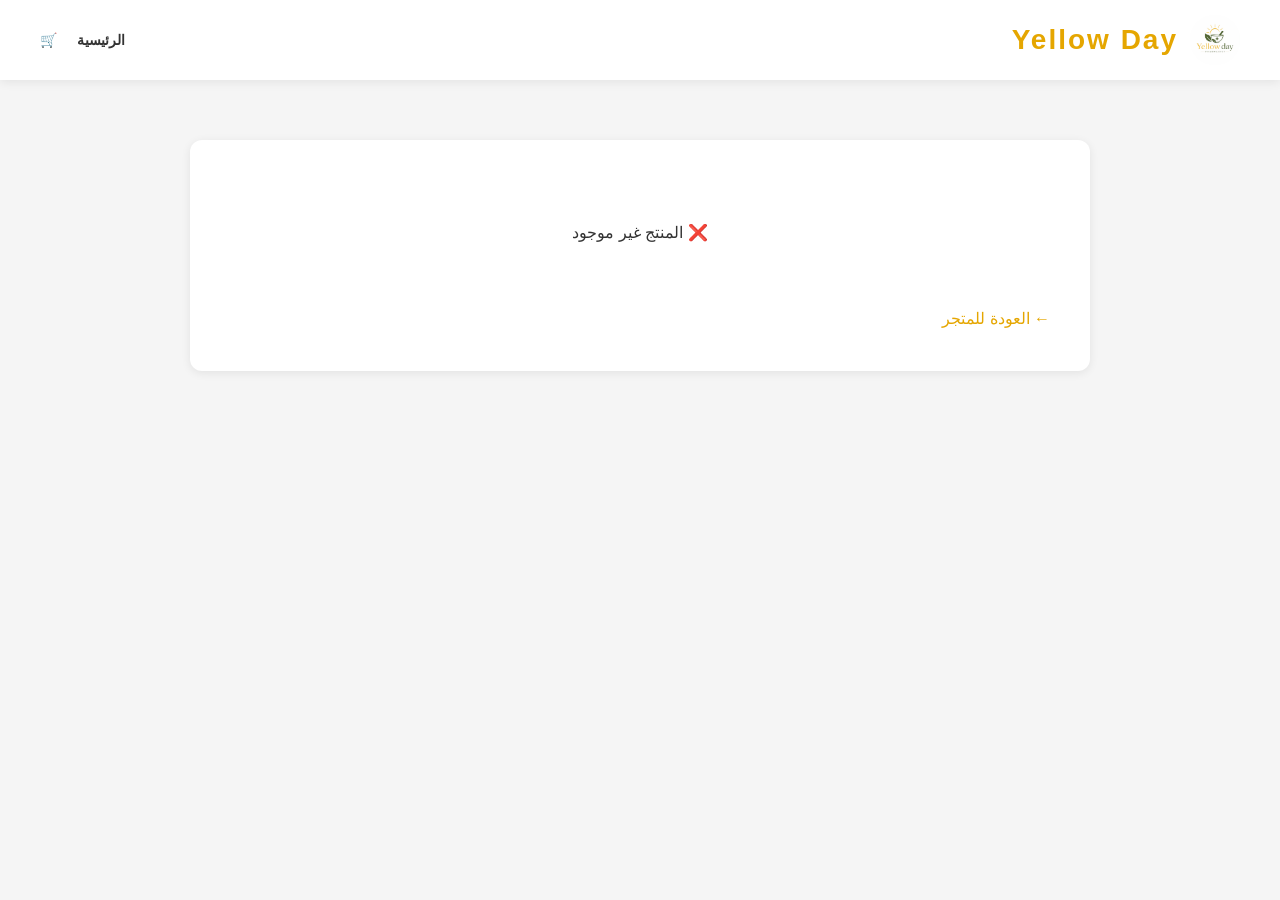
<file: product.html>
<!DOCTYPE html>
<html lang="ar" dir="rtl">
<head>
    <meta charset="UTF-8">
    <meta name="viewport" content="width=device-width, initial-scale=1.0">
    <title>تفاصيل المنتج - Yellow Day</title>
    <link rel="icon" type="image/jpeg" href="img/logo.jpeg">
    <link rel="stylesheet" href="css/style.css">
    <script src="js/supabase.js"></script>
</head>
<body>

    <header>
        <div class="header-top">
            <div class="logo">
                <img src="img/logo.jpeg" alt="Yellow Day" class="logo-img">
                <div class="logo-text"><h1>Yellow Day</h1></div>
            </div>
            <div class="user-menu">
                <a href="index.html">الرئيسية</a>
                <a href="cart.html">🛒 <span id="cartCount">0</span></a>
            </div>
        </div>
    </header>

    <div class="page-container" style="max-width: 900px;">
        <div id="productDetail">
            <p style="text-align:center;padding:40px;">⏳ جاري التحميل...</p>
        </div>
        <a href="index.html" style="display: inline-block; margin-top: 20px; color: var(--primary-dark);">← العودة للمتجر</a>
    </div>

    <script src="js/supabase.js"></script>
    <script>
        async function loadProduct() {
            const params = new URLSearchParams(window.location.search);
            const id = parseInt(params.get('id'));
            const allProducts = await supabase.getProducts();
            const product = allProducts.find(p => p.id === id);
            const detail = document.getElementById('productDetail');
            
            if (!product) {
                detail.innerHTML = '<p style="text-align:center;padding:40px;">❌ المنتج غير موجود</p>';
                return;
            }
            
            let stockInfoHTML = '';
            let buttonHTML = '';
            
            if (!product.inStock) {
                stockInfoHTML = '<div class="stock-info-box stock-info-out">❌ هذا المنتج غير متوفر حالياً - نفذت الكمية</div>';
                buttonHTML = '<button class="add-to-cart-btn" disabled style="width:100%;padding:15px;background:#ccc;color:#888;border:none;border-radius:8px;font-size:16px;font-weight:700;cursor:not-allowed;">غير متوفر حالياً</button>';
            } else if (product.stockQuantity <= 3) {
                stockInfoHTML = `<div class="stock-info-box stock-info-low">⚠️ كمية محدودة - متبقي ${product.stockQuantity} فقط</div>`;
                buttonHTML = `<button class="add-to-cart-btn" onclick="addToCartProduct(${product.id})" style="width:100%;padding:15px;background:#FFB800;color:#1A1A2E;border:none;border-radius:8px;font-size:16px;font-weight:700;cursor:pointer;">أضف للسلة</button>`;
            } else {
                stockInfoHTML = `<div class="stock-info-box stock-info-available">✅ متوفر في المخزون (${product.stockQuantity})</div>`;
                buttonHTML = `<button class="add-to-cart-btn" onclick="addToCartProduct(${product.id})" style="width:100%;padding:15px;background:#FFB800;color:#1A1A2E;border:none;border-radius:8px;font-size:16px;font-weight:700;cursor:pointer;">أضف للسلة</button>`;
            }
            
            detail.innerHTML = `
                <div style="display:grid;grid-template-columns:1fr 1fr;gap:30px;">
                    <div style="background:${product.imageColor};min-height:350px;border-radius:12px;display:flex;align-items:center;justify-content:center;font-size:28px;color:white;font-weight:700;text-shadow:0 2px 4px rgba(0,0,0,0.2);padding:20px;text-align:center;position:relative;overflow:hidden;${!product.inStock ? 'opacity:0.5;' : ''}">
                        ${product.imageUrl ? `<img src="${product.imageUrl}" alt="${product.name}" style="width:100%;height:100%;object-fit:contain;">` : product.name}
                        ${!product.inStock ? '<div style="position:absolute;top:50%;left:50%;transform:translate(-50%,-50%)rotate(-25deg);background:rgba(200,0,0,0.85);color:white;padding:10px 30px;font-size:20px;font-weight:800;border-radius:5px;">نفذت الكمية</div>' : ''}
                    </div>
                    <div>
                        <h2 style="font-size:28px;">${product.nameAr}</h2>
                        <p style="color:#888;">${product.name}</p>
                        <p style="font-size:30px;font-weight:800;color:#1A1A2E;margin:15px 0;">${product.price} <span style="font-size:16px;">دولار</span></p>
                        <p style="color:#888;">📂 ${product.category||'غير محدد'}${product.brand ? ' · 🏷️ ' + product.brand.nameAr : ''}</p>
                        ${stockInfoHTML}
                        <p style="line-height:1.8;margin:20px 0;font-size:15px;">${product.fullDesc||product.desc}</p>
                        ${buttonHTML}
                    </div>
                </div>`;
        }
        
        function addToCartProduct(id) {
            let cart = JSON.parse(localStorage.getItem('yellowDayCart')||'[]');
            const existing = cart.find(i=>i.productId===id);
            if(existing){existing.quantity+=1;}else{cart.push({productId:id,quantity:1});}
            localStorage.setItem('yellowDayCart',JSON.stringify(cart));
            updateCartCount();
            const btn = document.querySelector('.add-to-cart-btn');
            if(btn){btn.textContent='✓ تمت الإضافة';btn.style.background='#4CAF50';btn.style.color='white';
            setTimeout(()=>{btn.textContent='أضف للسلة';btn.style.background='#FFB800';btn.style.color='#1A1A2E';},1500);}
        }
        
        function updateCartCount(){
            const cart=JSON.parse(localStorage.getItem('yellowDayCart')||'[]');
            const count=cart.reduce((t,i)=>t+i.quantity,0);
            document.querySelectorAll('#cartCount').forEach(e=>{e.textContent=count;e.style.display=count>0?'flex':'none';});
        }
        
        document.addEventListener('DOMContentLoaded',function(){loadProduct();updateCartCount();});
    </script>
</body>
</html>
</file>
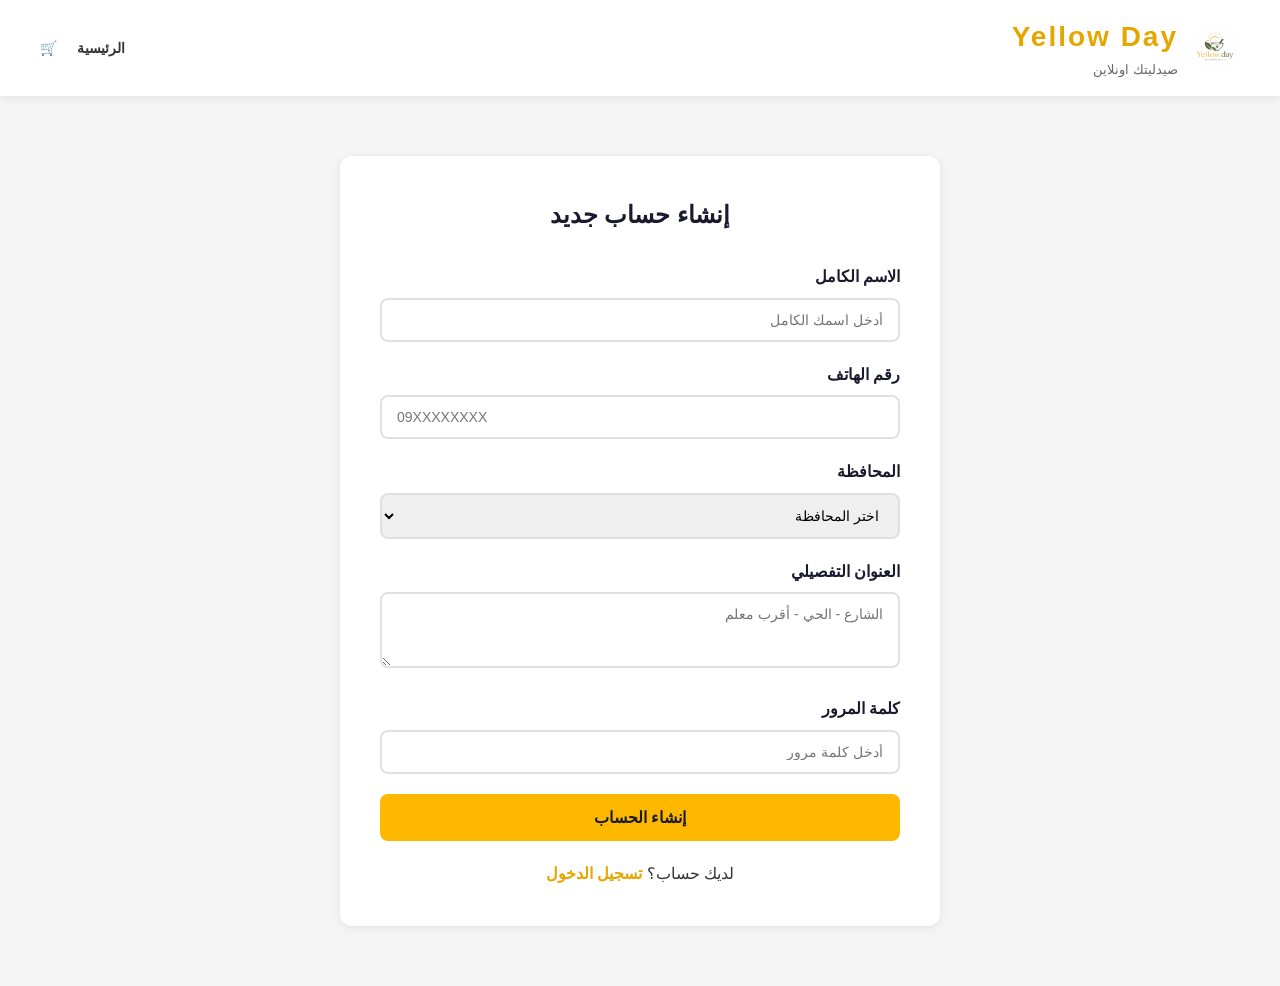
<file: signup.html>
<!DOCTYPE html>
<html lang="ar" dir="rtl">
<head>
    <meta charset="UTF-8">
    <meta name="viewport" content="width=device-width, initial-scale=1.0">
    <title>إنشاء حساب - Yellow Day</title>
    <link rel="icon" type="image/jpeg" href="img/logo.jpeg">
    <link rel="stylesheet" href="css/style.css">
</head>
<body>

    <header>
        <div class="header-top">
            <div class="logo">
                <img src="img/logo.jpeg" alt="Yellow Day" class="logo-img">
                <div class="logo-text">
                    <h1>Yellow Day</h1>
                    <span>صيدليتك اونلاين</span>
                </div>
            </div>
            <div class="user-menu">
                <a href="index.html">الرئيسية</a>
                <a href="cart.html">🛒 <span id="cartCount">0</span></a>
            </div>
        </div>
    </header>

    <div class="page-container">
        <h2>إنشاء حساب جديد</h2>
        
        <form id="signupForm">
            <div class="form-group">
                <label>الاسم الكامل</label>
                <input type="text" id="fullName" placeholder="أدخل اسمك الكامل" required>
            </div>
            
            <div class="form-group">
                <label>رقم الهاتف</label>
                <input type="tel" id="phone" placeholder="09XXXXXXXX" required>
            </div>
            
            <div class="form-group">
                <label>المحافظة</label>
                <select id="governorate">
                    <option value="">اختر المحافظة</option>
                    <option>دمشق</option>
                    <option>ريف دمشق</option>
                    <option>حلب</option>
                    <option>حمص</option>
                    <option>حماة</option>
                    <option>اللاذقية</option>
                    <option>طرطوس</option>
                    <option>دير الزور</option>
                    <option>الرقة</option>
                    <option>الحسكة</option>
                    <option>إدلب</option>
                    <option>درعا</option>
                    <option>السويداء</option>
                    <option>القنيطرة</option>
                </select>
            </div>
            
            <div class="form-group">
                <label>العنوان التفصيلي</label>
                <textarea id="address" rows="3" placeholder="الشارع - الحي - أقرب معلم"></textarea>
            </div>
            
            <div class="form-group">
                <label>كلمة المرور</label>
                <input type="password" id="password" placeholder="أدخل كلمة مرور" required minlength="6">
            </div>
            
            <button type="submit" class="btn">إنشاء الحساب</button>
        </form>
        
        <p class="link-text">لديك حساب؟ <a href="login.html">تسجيل الدخول</a></p>
    </div>

    <script src="js/auth.js"></script>
</body>
</html>
</file>
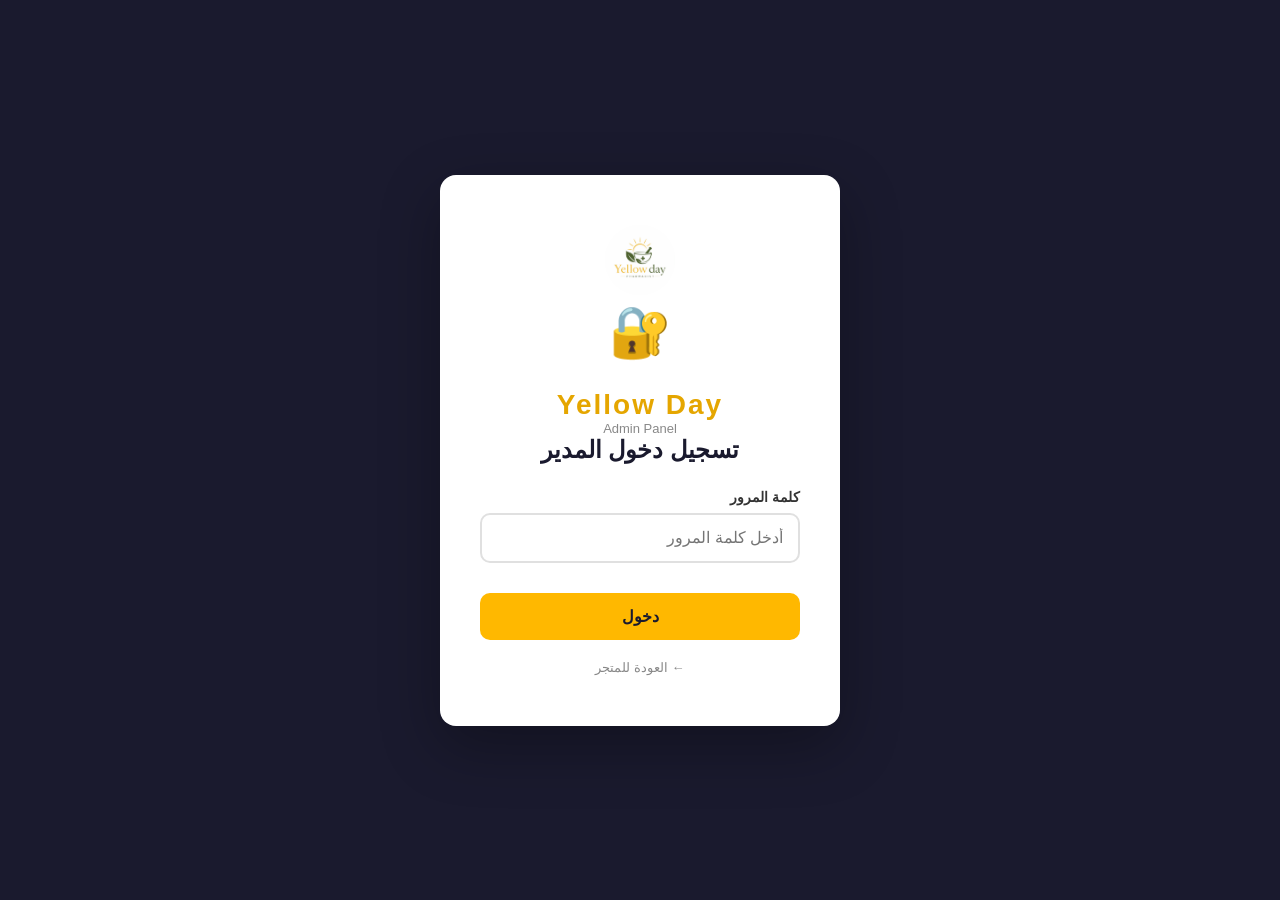
<file: admin/login.html>
<!DOCTYPE html>
<html lang="ar" dir="rtl">
<head>
    <meta charset="UTF-8">
    <meta name="viewport" content="width=device-width, initial-scale=1.0">
    <title>Admin Login - Yellow Day</title>
    <link rel="icon" type="image/jpeg" href="../img/logo.jpeg">
    <script src="../js/supabase.js"></script>
    <style>
        * {
            margin: 0;
            padding: 0;
            box-sizing: border-box;
            font-family: 'Segoe UI', 'Arial', sans-serif;
        }

        body {
            background: #1A1A2E;
            display: flex;
            align-items: center;
            justify-content: center;
            min-height: 100vh;
            direction: rtl;
        }

        .login-container {
            background: white;
            padding: 50px 40px;
            border-radius: 16px;
            box-shadow: 0 20px 60px rgba(0,0,0,0.3);
            width: 400px;
            text-align: center;
        }

        .login-container .logo {
            display: flex;
            flex-direction: column;
            align-items: center;
            gap: 8px;
        }

        .login-container .logo-img {
            width: 70px;
            height: 70px;
            object-fit: contain;
            border-radius: 50%;
            animation: logoBreathe 3.5s ease-in-out infinite;
        }

        @keyframes logoBreathe {
            0%, 100% { transform: scale(1) rotate(0deg); }
            50% { transform: scale(1.08) rotate(3deg); }
        }

        .login-container .logo-text h1 {
            color: #E5A600;
            font-size: 28px;
            letter-spacing: 2px;
        }

        .login-container .logo-text span {
            color: #888;
            font-size: 13px;
            display: block;
        }

        .lock-icon {
            font-size: 50px;
            margin-bottom: 20px;
        }

        h2 {
            margin-bottom: 25px;
            color: #1A1A2E;
        }

        .form-group {
            margin-bottom: 20px;
            text-align: right;
        }

        .form-group label {
            display: block;
            margin-bottom: 8px;
            font-weight: 600;
            color: #333;
            font-size: 14px;
        }

        .form-group input {
            width: 100%;
            padding: 14px 15px;
            border: 2px solid #E0E0E0;
            border-radius: 10px;
            font-size: 16px;
            transition: all 0.3s;
            text-align: right;
        }

        .form-group input:focus {
            outline: none;
            border-color: #FFB800;
            box-shadow: 0 0 0 3px rgba(255,184,0,0.2);
        }

        .btn {
            width: 100%;
            padding: 14px;
            background: #FFB800;
            color: #1A1A2E;
            border: none;
            border-radius: 10px;
            font-size: 16px;
            font-weight: 700;
            cursor: pointer;
            transition: all 0.3s;
            margin-top: 10px;
        }

        .btn:hover {
            background: #E5A600;
        }

        .error-msg {
            color: #F44336;
            font-size: 13px;
            margin-top: 15px;
            display: none;
        }

        .error-msg.show {
            display: block;
        }

        .back-link {
            display: inline-block;
            margin-top: 20px;
            color: #888;
            font-size: 13px;
            text-decoration: none;
        }

        .back-link:hover {
            color: #333;
        }
    </style>
</head>
<body>

    <div class="login-container">
        <div class="logo">
            <img src="../img/logo.jpeg" alt="Yellow Day" class="logo-img">
            <div class="lock-icon">🔐</div>
            <div class="logo-text">
                <h1>Yellow Day</h1>
                <span>Admin Panel</span>
            </div>
        </div>
        
        <h2>تسجيل دخول المدير</h2>
        
        <div class="form-group">
            <label>كلمة المرور</label>
            <input type="password" id="adminPassword" placeholder="أدخل كلمة المرور" autocomplete="off">
        </div>
        
        <button class="btn" id="loginBtn" onclick="checkPassword()">دخول</button>
        
        <p class="error-msg" id="errorMsg">❌ كلمة المرور غير صحيحة</p>
        
        <a href="../index.html" class="back-link">← العودة للمتجر</a>
    </div>

    <script>
        // ===== REAL LOGIN (Supabase Auth) =====
        async function checkPassword() {
            var entered = document.getElementById('adminPassword').value;
            var errorMsg = document.getElementById('errorMsg');
            var btn = document.getElementById('loginBtn');

            errorMsg.classList.remove('show');
            btn.disabled = true;
            btn.textContent = 'جاري التحقق...';

            const ok = await supabase.adminLogin(ADMIN_EMAIL, entered);

            if (ok) {
                window.location.href = 'panel.html';
            } else {
                btn.disabled = false;
                btn.textContent = 'دخول';
                errorMsg.classList.add('show');
                document.getElementById('adminPassword').value = '';
                setTimeout(function() {
                    errorMsg.classList.remove('show');
                }, 3000);
            }
        }

        // Allow Enter key to submit
        document.getElementById('adminPassword').addEventListener('keypress', function(e) {
            if (e.key === 'Enter') {
                checkPassword();
            }
        });

        // Auto redirect if already logged in
        if (supabase.isAdminLoggedIn()) {
            window.location.href = 'panel.html';
        }
    </script>
</body>
</html>
</file>
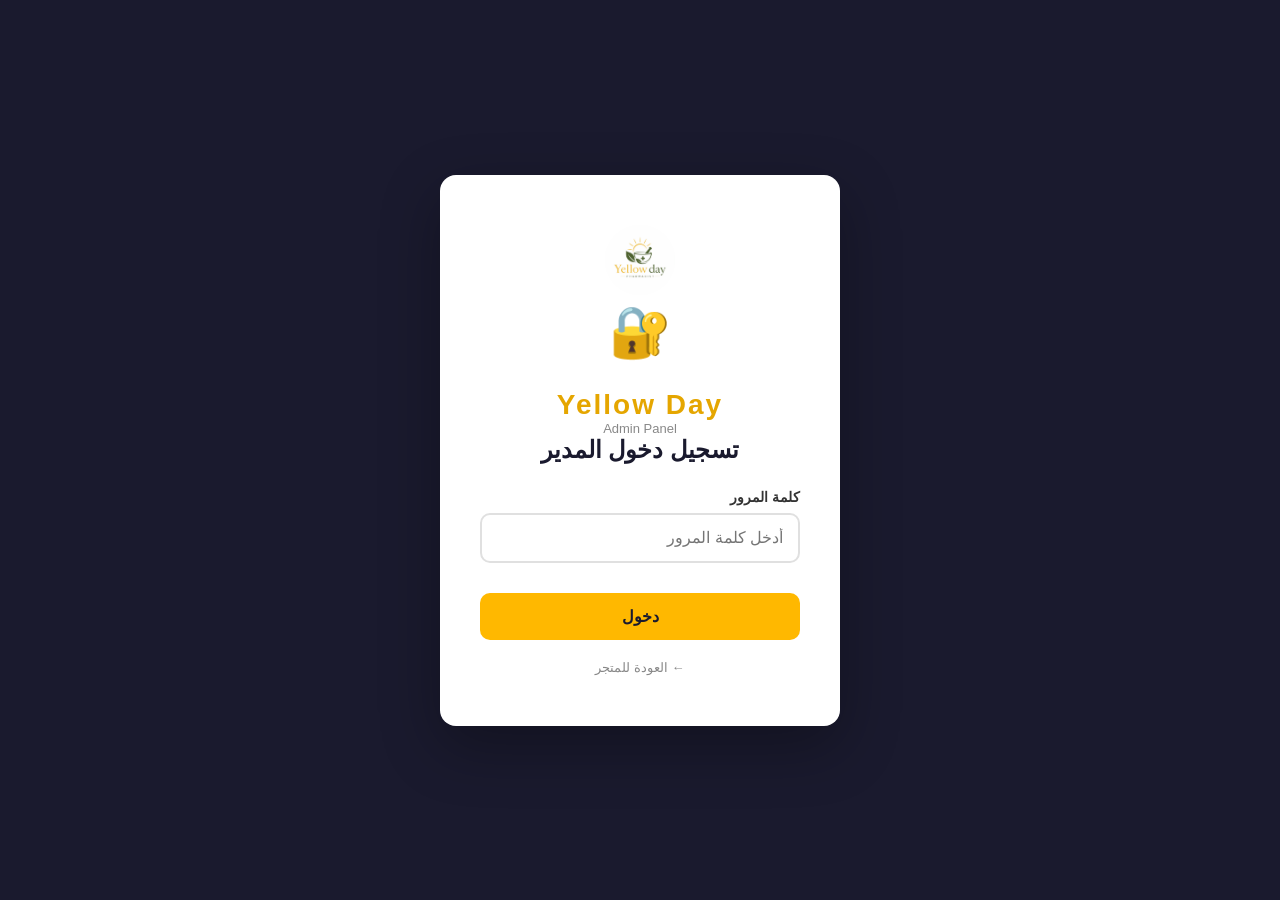
<file: admin/panel.html>
<!DOCTYPE html>
<html lang="ar" dir="rtl">
<head>
    <meta charset="UTF-8">
    <meta name="viewport" content="width=device-width, initial-scale=1.0">
    <title>لوحة التحكم - Yellow Day Admin</title>
    <link rel="icon" type="image/jpeg" href="../img/logo.jpeg">
    <link rel="stylesheet" href="../css/style.css">
    <script src="../js/supabase.js"></script>
    <style>
        .admin-body {
            background: #F5F5F5;
            min-height: 100vh;
        }
        
        .admin-header {
            background: #1A1A2E;
            color: white;
            padding: 15px 30px;
            display: flex;
            justify-content: space-between;
            align-items: center;
        }
        
        .admin-header .logo-area {
            display: flex;
            align-items: center;
            gap: 15px;
        }

        .admin-header .logo-img {
            width: 42px;
            height: 42px;
            object-fit: contain;
            border-radius: 50%;
            border: 2px solid #FFB800;
            animation: logoBreathe 3.5s ease-in-out infinite;
        }

        @keyframes logoBreathe {
            0%, 100% { transform: scale(1) rotate(0deg); }
            50% { transform: scale(1.08) rotate(3deg); }
        }

        .admin-header .logo-area h2 {
            color: #FFB800;
            font-size: 22px;
        }
        
        .admin-header .logo-area span {
            background: #FFB800;
            color: #1A1A2E;
            padding: 4px 10px;
            border-radius: 20px;
            font-size: 11px;
            font-weight: 700;
        }
        
        .logout-btn {
            background: transparent;
            color: white;
            border: 2px solid rgba(255,255,255,0.3);
            padding: 8px 20px;
            border-radius: 25px;
            cursor: pointer;
            font-size: 13px;
            transition: all 0.3s;
        }
        
        .logout-btn:hover {
            background: #F44336;
            border-color: #F44336;
        }
        
        .admin-tabs {
            display: flex;
            gap: 5px;
            padding: 0 30px;
            background: white;
            border-bottom: 2px solid #E0E0E0;
        }
        
        .tab-btn {
            padding: 15px 25px;
            background: none;
            border: none;
            cursor: pointer;
            font-size: 14px;
            font-weight: 600;
            color: #888;
            transition: all 0.3s;
            border-bottom: 3px solid transparent;
            margin-bottom: -2px;
        }
        
        .tab-btn.active {
            color: #1A1A2E;
            border-bottom-color: #FFB800;
        }
        
        .tab-btn:hover { color: #1A1A2E; }
        
        .tab-content {
            display: none;
            padding: 30px;
        }
        
        .tab-content.active {
            display: block;
        }
        
        .form-card {
            background: white;
            padding: 30px;
            border-radius: 12px;
            box-shadow: 0 2px 10px rgba(0,0,0,0.06);
            max-width: 700px;
        }
        
        .form-card h3 {
            margin-bottom: 25px;
            color: #1A1A2E;
            font-size: 20px;
        }
        
        .form-row {
            display: grid;
            grid-template-columns: 1fr 1fr;
            gap: 20px;
            margin-bottom: 20px;
        }
        
        .form-group {
            margin-bottom: 20px;
        }
        
        .form-group label {
            display: block;
            margin-bottom: 8px;
            font-weight: 600;
            color: #333;
            font-size: 14px;
        }
        
        .form-group input,
        .form-group textarea,
        .form-group select {
            width: 100%;
            padding: 12px 15px;
            border: 2px solid #E0E0E0;
            border-radius: 8px;
            font-size: 14px;
            transition: all 0.3s;
            font-family: inherit;
        }
        
        .form-group input:focus,
        .form-group textarea:focus,
        .form-group select:focus {
            outline: none;
            border-color: #FFB800;
            box-shadow: 0 0 0 3px rgba(255,184,0,0.1);
        }
        
        .color-preview {
            width: 40px;
            height: 40px;
            border-radius: 8px;
            border: 2px solid #E0E0E0;
            margin-top: 8px;
        }
        
        .btn-row {
            display: flex;
            gap: 10px;
            margin-top: 20px;
        }
        
        .btn-primary {
            padding: 12px 30px;
            background: #FFB800;
            color: #1A1A2E;
            border: none;
            border-radius: 8px;
            font-size: 15px;
            font-weight: 700;
            cursor: pointer;
            transition: all 0.3s;
        }
        
        .btn-primary:hover { background: #E5A600; }
        
        .btn-danger {
            padding: 12px 30px;
            background: #F44336;
            color: white;
            border: none;
            border-radius: 8px;
            font-size: 15px;
            font-weight: 700;
            cursor: pointer;
        }
        
        .btn-outline {
            padding: 12px 30px;
            background: white;
            color: #333;
            border: 2px solid #E0E0E0;
            border-radius: 8px;
            font-size: 15px;
            font-weight: 600;
            cursor: pointer;
        }
        
        .products-table {
            width: 100%;
            border-collapse: collapse;
            background: white;
            border-radius: 12px;
            overflow: hidden;
            box-shadow: 0 2px 10px rgba(0,0,0,0.06);
        }
        
        .products-table th {
            background: #1A1A2E;
            color: white;
            padding: 14px;
            font-size: 13px;
            text-align: right;
        }
        
        .products-table td {
            padding: 12px 14px;
            border-bottom: 1px solid #E0E0E0;
            font-size: 14px;
        }
        
        .products-table tr:hover { background: #FFFDF5; }
        
        .color-dot {
            width: 30px;
            height: 30px;
            border-radius: 6px;
            display: inline-block;
        }
        
        .action-btns { display: flex; gap: 5px; flex-wrap: wrap; }
        
        .icon-btn {
            padding: 6px 12px;
            border-radius: 6px;
            border: none;
            cursor: pointer;
            font-size: 12px;
            font-weight: 600;
            transition: all 0.2s;
        }
        
        .edit-btn { background: #E3F2FD; color: #1565C0; }
        .edit-btn:hover { background: #1565C0; color: white; }
        
        .delete-btn { background: #FFEBEE; color: #C62828; }
        .delete-btn:hover { background: #C62828; color: white; }
        
        .stock-toggle-btn {
            padding: 6px 12px;
            border-radius: 6px;
            border: none;
            cursor: pointer;
            font-size: 11px;
            font-weight: 700;
            transition: all 0.2s;
        }
        
        .stock-toggle-instock {
            background: #E8F5E9;
            color: #2E7D32;
        }
        
        .stock-toggle-outstock {
            background: #FFEBEE;
            color: #C62828;
        }
        
        .status-badge {
            padding: 6px 14px;
            border-radius: 20px;
            font-size: 12px;
            font-weight: 700;
            display: inline-block;
            text-align: center;
            min-width: 90px;
        }
        
        .status-new { background: #E3F2FD; color: #1565C0; border: 2px solid #1565C0; }
        .status-preparing { background: #FFF8E1; color: #F57F17; border: 2px solid #F57F17; }
        .status-completed { background: #E8F5E9; color: #2E7D32; border: 2px solid #2E7D32; }
        .status-cancelled { background: #FFEBEE; color: #C62828; border: 2px solid #C62828; text-decoration: line-through; }
        
        .filter-bar {
            display: flex;
            gap: 10px;
            margin-bottom: 20px;
            flex-wrap: wrap;
        }
        
        .filter-btn {
            padding: 10px 20px;
            border: 2px solid #E0E0E0;
            background: white;
            border-radius: 25px;
            cursor: pointer;
            font-size: 13px;
            font-weight: 600;
            transition: all 0.3s;
            color: #666;
        }
        
        .filter-btn:hover { border-color: #FFB800; color: #1A1A2E; }
        
        .filter-btn.active-filter {
            background: #1A1A2E;
            color: white;
            border-color: #1A1A2E;
        }
        
        .filter-btn .count {
            background: rgba(0,0,0,0.1);
            padding: 2px 8px;
            border-radius: 10px;
            margin-right: 5px;
            font-size: 11px;
        }
        
        .filter-btn.active-filter .count {
            background: rgba(255,255,255,0.2);
        }
        
        .success-msg {
            background: #E8F5E9;
            color: #2E7D32;
            padding: 12px 20px;
            border-radius: 8px;
            margin-bottom: 20px;
            display: none;
            font-weight: 600;
        }
        
        .success-msg.show { display: block; }
        
        .loading-overlay {
            display: none;
            position: fixed;
            top: 0; left: 0; right: 0; bottom: 0;
            background: rgba(255,255,255,0.8);
            z-index: 9999;
            justify-content: center;
            align-items: center;
            font-size: 20px;
            font-weight: 700;
            color: #1A1A2E;
        }
        
        .loading-overlay.show { display: flex; }
        
        .stats-grid {
            display: grid;
            grid-template-columns: repeat(auto-fit, minmax(200px, 1fr));
            gap: 20px;
            margin-bottom: 30px;
        }
        
        .stat-card {
            background: white;
            padding: 25px;
            border-radius: 12px;
            box-shadow: 0 2px 10px rgba(0,0,0,0.06);
            text-align: center;
            cursor: pointer;
            transition: all 0.3s;
        }
        
        .stat-card:hover {
            transform: translateY(-3px);
            box-shadow: 0 8px 25px rgba(0,0,0,0.12);
        }
        
        .stat-card .stat-number { font-size: 36px; font-weight: 800; }
        .stat-card .stat-label { font-size: 13px; margin-top: 5px; color: #888; }
        
        .stat-card:nth-child(1) { border-top: 4px solid #FFB800; }
        .stat-card:nth-child(1) .stat-number { color: #FFB800; }
        .stat-card:nth-child(2) { border-top: 4px solid #1565C0; }
        .stat-card:nth-child(2) .stat-number { color: #1565C0; }
        .stat-card:nth-child(3) { border-top: 4px solid #F57F17; }
        .stat-card:nth-child(3) .stat-number { color: #F57F17; }
        .stat-card:nth-child(4) { border-top: 4px solid #2E7D32; }
        .stat-card:nth-child(4) .stat-number { color: #2E7D32; }
        .stat-card:nth-child(5) { border-top: 4px solid #F44336; }
        .stat-card:nth-child(5) .stat-number { color: #F44336; }
        
        .whatsapp-link {
            background: #25D366;
            color: white;
            padding: 6px 12px;
            border-radius: 20px;
            text-decoration: none;
            font-size: 12px;
            font-weight: 600;
            display: inline-block;
            transition: all 0.2s;
        }
        
        .whatsapp-link:hover { background: #1DA851; transform: scale(1.05); }
        
        .stock-badge-mini {
            display: inline-block;
            padding: 3px 10px;
            border-radius: 12px;
            font-size: 11px;
            font-weight: 700;
        }
        .stock-badge-instock { background: #E8F5E9; color: #2E7D32; }
        .stock-badge-lowstock { background: #FFF3E0; color: #E65100; }
        .stock-badge-outstock { background: #FFEBEE; color: #C62828; }
        
        @media (max-width: 768px) {
            .form-row { grid-template-columns: 1fr; }
            .admin-tabs { padding: 0 15px; overflow-x: auto; }
            .tab-content { padding: 20px 15px; }
        }
    </style>
</head>
<body class="admin-body">

    <script>
        if (!supabase.isAdminLoggedIn()) {
            window.location.href = 'login.html';
        }
    </script>

    <div class="loading-overlay" id="loadingOverlay">
        ⏳ جاري التحميل...
    </div>

    <!-- Admin Header -->
    <div class="admin-header">
        <div class="logo-area">
            <img src="../img/logo.jpeg" alt="Yellow Day" class="logo-img">
            <h2>Yellow Day</h2>
            <span>ADMIN</span>
        </div>
        <button class="logout-btn" onclick="adminLogout()">🚪 تسجيل الخروج</button>
    </div>

    <!-- Tabs -->
    <div class="admin-tabs">
        <button class="tab-btn active" onclick="switchTab('dashboard')">📊 لوحة المعلومات</button>
        <button class="tab-btn" onclick="switchTab('addProduct')">➕ إضافة منتج</button>
        <button class="tab-btn" onclick="switchTab('productsList')">📦 قائمة المنتجات</button>
        <button class="tab-btn" onclick="switchTab('brands')">🏷️ الماركات</button>
        <button class="tab-btn" onclick="switchTab('orders')">📋 الطلبات</button>
    </div>

    <!-- Dashboard Tab -->
    <div class="tab-content active" id="dashboard">
        <div class="stats-grid">
            <div class="stat-card" onclick="switchTab('productsList')">
                <div class="stat-number" id="totalProducts">0</div>
                <div class="stat-label">📦 جميع المنتجات</div>
            </div>
            <div class="stat-card" onclick="switchTab('orders');filterOrders('جديد');">
                <div class="stat-number" id="newOrders">0</div>
                <div class="stat-label">🆕 طلب جديد</div>
            </div>
            <div class="stat-card" onclick="switchTab('orders');filterOrders('قيد التجهيز');">
                <div class="stat-number" id="preparingOrders">0</div>
                <div class="stat-label">⏳ قيد التجهيز</div>
            </div>
            <div class="stat-card" onclick="switchTab('orders');filterOrders('تم التوصيل');">
                <div class="stat-number" id="completedOrders">0</div>
                <div class="stat-label">✅ مكتمل</div>
            </div>
            <div class="stat-card" onclick="switchTab('productsList')">
                <div class="stat-number" id="outOfStock">0</div>
                <div class="stat-label">❌ غير متوفر</div>
            </div>
            <div class="stat-card" style="border-top: 4px solid #1565C0;">
                <div class="stat-number" id="visitsToday" style="color:#1565C0;">0</div>
                <div class="stat-label">👁️ زيارات اليوم</div>
            </div>
            <div class="stat-card" style="border-top: 4px solid #6A1B9A;">
                <div class="stat-number" id="visitsTotal" style="color:#6A1B9A;">0</div>
                <div class="stat-label">📈 إجمالي الزيارات</div>
            </div>
        </div>

        <div style="background: white; padding: 25px; border-radius: 12px; box-shadow: 0 2px 10px rgba(0,0,0,0.06);">
            <h3 style="margin-bottom: 15px;">📋 آخر الطلبات</h3>
            <div id="recentOrders" style="overflow-x: auto;">
                <p style="color: #888;">⏳ جاري التحميل...</p>
            </div>
        </div>
    </div>

    <!-- Add Product Tab -->
    <div class="tab-content" id="addProduct">
        <div class="success-msg" id="successMsg">✅ تم حفظ المنتج بنجاح!</div>
        
        <div class="form-card">
            <h3 id="formTitle">➕ إضافة منتج جديد</h3>
            
            <form id="productForm">
                <input type="hidden" id="editProductId" value="">
                
                <div class="form-row">
                    <div class="form-group">
                        <label>اسم المنتج (English) *</label>
                        <input type="text" id="productName" placeholder="مثال: Panadol" required>
                    </div>
                    <div class="form-group">
                        <label>اسم المنتج (العربية) *</label>
                        <input type="text" id="productNameAr" placeholder="مثال: بانادول" required>
                    </div>
                </div>
                
                <div class="form-row">
                    <div class="form-group">
                        <label>السعر (دولار) *</label>
                        <input type="number" id="productPrice" placeholder="مثال: 50" required min="1">
                    </div>
                    <div class="form-group">
                        <label>التصنيف</label>
                        <select id="productCategory">
                            <option value="فيتامينات">فيتامينات</option>
                            <option value="عناية بالبشرة">عناية بالبشرة</option>
                            <option value="مكملات غذائية">مكملات غذائية</option>
                            <option value="أخرى">أخرى</option>
                        </select>
                    </div>
                </div>

                <div class="form-row">
                    <div class="form-group">
                        <label>الماركة</label>
                        <select id="productBrand">
                            <option value="">بدون ماركة</option>
                        </select>
                    </div>
                </div>

                <div class="form-group">
                    <label>صورة المنتج (اختياري - إن لم تُرفع تُستخدم الخلفية الملونة)</label>
                    <input type="file" id="productImageFile" accept="image/*" onchange="handleProductImageUpload(event)">
                    <div style="margin-top:10px;display:flex;align-items:center;gap:12px;">
                        <img id="productImagePreview" style="display:none;max-width:120px;max-height:120px;border-radius:8px;border:2px solid #E0E0E0;object-fit:contain;">
                        <button type="button" class="btn-outline" id="removeProductImageBtn" style="display:none;padding:8px 16px;font-size:13px;" onclick="removeProductImage()">🗑️ إزالة الصورة</button>
                    </div>
                </div>

                <!-- STOCK MANAGEMENT -->
                <div class="form-row">
                    <div class="form-group">
                        <label>حالة المخزون</label>
                        <select id="productInStock" onchange="toggleStockQuantity()">
                            <option value="true">✅ متوفر</option>
                            <option value="false">❌ غير متوفر</option>
                        </select>
                    </div>
                    <div class="form-group" id="stockQuantityGroup">
                        <label>الكمية المتوفرة</label>
                        <input type="number" id="productStockQuantity" value="10" min="0">
                    </div>
                </div>
                
                <div class="form-group">
                    <label>وصف مختصر *</label>
                    <input type="text" id="productDesc" placeholder="وصف قصير يظهر في بطاقة المنتج" required>
                </div>
                
                <div class="form-group">
                    <label>وصف تفصيلي</label>
                    <textarea id="productFullDesc" rows="3" placeholder="وصف كامل يظهر في صفحة المنتج..."></textarea>
                </div>
                
                <div class="form-row">
                    <div class="form-group">
                        <label>لون الخلفية</label>
                        <select id="productColor" onchange="updateColorPreview()">
                            <option value="linear-gradient(135deg, #FF6B6B, #FF8E8E)">❤️ أحمر</option>
                            <option value="linear-gradient(135deg, #667EEA, #764BA2)">💙 بنفسجي-أزرق</option>
                            <option value="linear-gradient(135deg, #4CAF50, #81C784)">💚 أخضر</option>
                            <option value="linear-gradient(135deg, #4ECDC4, #7EDDD6)">🩵 فيروزي</option>
                            <option value="linear-gradient(135deg, #FF9A56, #FFB347)">🧡 برتقالي</option>
                            <option value="linear-gradient(135deg, #A855F7, #C084FC)">💜 بنفسجي</option>
                            <option value="linear-gradient(135deg, #EC4899, #F472B6)">💗 وردي</option>
                            <option value="linear-gradient(135deg, #1E3A5F, #3B5998)">💙 كحلي</option>
                        </select>
                        <div class="color-preview" id="colorPreview" style="background: linear-gradient(135deg, #FF6B6B, #FF8E8E);"></div>
                    </div>
                    <div class="form-group">
                        <label>أو ألوان مخصصة</label>
                        <div style="display: flex; gap: 10px;">
                            <input type="color" id="customColor1" value="#FF6B6B" onchange="applyCustomColor()" style="width: 50px; height: 40px; cursor: pointer;">
                            <input type="color" id="customColor2" value="#FF8E8E" onchange="applyCustomColor()" style="width: 50px; height: 40px; cursor: pointer;">
                        </div>
                    </div>
                </div>
                
                <div class="btn-row">
                    <button type="submit" class="btn-primary" id="saveBtn">💾 حفظ المنتج</button>
                    <button type="button" class="btn-outline" onclick="resetForm()">🔄 مسح النموذج</button>
                </div>
            </form>
        </div>
    </div>

    <!-- Products List Tab -->
    <div class="tab-content" id="productsList">
        <div style="overflow-x: auto;">
            <table class="products-table">
                <thead>
                    <tr>
                        <th style="width:50px;">#</th>
                        <th>اللون</th>
                        <th>الاسم</th>
                        <th>الاسم العربي</th>
                        <th>السعر</th>
                        <th>التصنيف</th>
                        <th>الماركة</th>
                        <th>المخزون</th>
                        <th>الحالة</th>
                        <th>إجراءات</th>
                    </tr>
                </thead>
                <tbody id="productsTableBody">
                    <tr><td colspan="10" style="text-align:center;color:#888;padding:30px;">⏳ جاري التحميل...</td></tr>
                </tbody>
            </table>
        </div>
    </div>

    <!-- Brands Tab -->
    <div class="tab-content" id="brands">
        <div class="form-card" style="margin-bottom: 30px;">
            <h3 id="brandFormTitle">➕ إضافة ماركة جديدة</h3>
            <form id="brandForm">
                <input type="hidden" id="editBrandId" value="">
                <div class="form-row">
                    <div class="form-group">
                        <label>اسم الماركة (English) *</label>
                        <input type="text" id="brandName" placeholder="مثال: Nivea" required>
                    </div>
                    <div class="form-group">
                        <label>اسم الماركة (العربية) *</label>
                        <input type="text" id="brandNameAr" placeholder="مثال: نيفيا" required>
                    </div>
                </div>
                <div class="form-group">
                    <label>لون الشعار (يُستخدم كخلفية إن لم تُرفع صورة)</label>
                    <div style="display: flex; gap: 10px;">
                        <input type="color" id="brandColor1" value="#FFB800" onchange="updateBrandColorPreview()" style="width: 50px; height: 40px; cursor: pointer;">
                        <input type="color" id="brandColor2" value="#FFD166" onchange="updateBrandColorPreview()" style="width: 50px; height: 40px; cursor: pointer;">
                        <div class="color-preview" id="brandColorPreview" style="background: linear-gradient(135deg, #FFB800, #FFD166);"></div>
                    </div>
                </div>

                <div class="form-group">
                    <label>صورة شعار الماركة (اختياري)</label>
                    <input type="file" id="brandImageFile" accept="image/*" onchange="handleBrandImageUpload(event)">
                    <div style="margin-top:10px;display:flex;align-items:center;gap:12px;">
                        <img id="brandImagePreview" style="display:none;max-width:100px;max-height:100px;border-radius:8px;border:2px solid #E0E0E0;object-fit:contain;">
                        <button type="button" class="btn-outline" id="removeBrandImageBtn" style="display:none;padding:8px 16px;font-size:13px;" onclick="removeBrandImage()">🗑️ إزالة الصورة</button>
                    </div>
                </div>
                <div class="btn-row">
                    <button type="submit" class="btn-primary" id="saveBrandBtn">💾 حفظ الماركة</button>
                    <button type="button" class="btn-outline" onclick="resetBrandForm()">🔄 مسح النموذج</button>
                </div>
            </form>
        </div>

        <div style="overflow-x: auto;">
            <table class="products-table">
                <thead>
                    <tr>
                        <th style="width:50px;">#</th>
                        <th>الشعار</th>
                        <th>الاسم</th>
                        <th>الاسم العربي</th>
                        <th>إجراءات</th>
                    </tr>
                </thead>
                <tbody id="brandsTableBody">
                    <tr><td colspan="5" style="text-align:center;color:#888;padding:30px;">⏳ جاري التحميل...</td></tr>
                </tbody>
            </table>
        </div>
    </div>

    <!-- Orders Tab -->
    <div class="tab-content" id="orders">
        <h3 style="margin-bottom:15px;">📋 فلترة الطلبات</h3>
        
        <div class="filter-bar" id="filterBar">
            <button class="filter-btn active-filter" onclick="filterOrders('all')">📋 الكل <span class="count" id="countAll">0</span></button>
            <button class="filter-btn" onclick="filterOrders('جديد')">🆕 جديد <span class="count" id="countNew">0</span></button>
            <button class="filter-btn" onclick="filterOrders('قيد التجهيز')">⏳ قيد التجهيز <span class="count" id="countPreparing">0</span></button>
            <button class="filter-btn" onclick="filterOrders('تم التوصيل')">✅ مكتمل <span class="count" id="countCompleted">0</span></button>
            <button class="filter-btn" onclick="filterOrders('ملغي')">❌ ملغي <span class="count" id="countCancelled">0</span></button>
        </div>
        
        <div style="overflow-x: auto;">
            <table class="products-table">
                <thead>
                    <tr>
                        <th>رقم الطلب</th>
                        <th>التاريخ</th>
                        <th>العميل</th>
                        <th>الهاتف</th>
                        <th>العنوان</th>
                        <th>المنتجات</th>
                        <th>المجموع</th>
                        <th>الحالة</th>
                        <th>واتساب</th>
                    </tr>
                </thead>
                <tbody id="adminOrdersBody">
                    <tr><td colspan="9" style="text-align:center;color:#888;padding:30px;">⏳ جاري التحميل...</td></tr>
                </tbody>
            </table>
        </div>
        <div class="btn-row" style="margin-top:20px;">
            <button class="btn-danger" onclick="clearAllOrders()">🗑️ مسح جميع الطلبات</button>
        </div>
    </div>

    <script>
        // ===== SESSION =====
        async function adminLogout() {
            await supabase.adminLogout();
            window.location.href = 'login.html';
        }

        // ===== GLOBAL STATE =====
        let allProducts = [];
        let allOrders = [];
        let allBrands = [];
        let currentFilter = 'all';
        let currentProductImageData = null;
        let currentBrandImageData = null;

        // ===== IMAGE UPLOAD HELPERS =====
        function resizeImageFile(file, maxDim, callback) {
            const reader = new FileReader();
            reader.onload = function(e) {
                const img = new Image();
                img.onload = function() {
                    let { width, height } = img;
                    if (width > height && width > maxDim) {
                        height = Math.round(height * (maxDim / width));
                        width = maxDim;
                    } else if (height > maxDim) {
                        width = Math.round(width * (maxDim / height));
                        height = maxDim;
                    }
                    const canvas = document.createElement('canvas');
                    canvas.width = width;
                    canvas.height = height;
                    canvas.getContext('2d').drawImage(img, 0, 0, width, height);
                    callback(canvas.toDataURL('image/jpeg', 0.82));
                };
                img.src = e.target.result;
            };
            reader.readAsDataURL(file);
        }

        function handleProductImageUpload(event) {
            const file = event.target.files[0];
            if (!file) return;
            resizeImageFile(file, 600, function(dataUrl) {
                currentProductImageData = dataUrl;
                const preview = document.getElementById('productImagePreview');
                preview.src = dataUrl;
                preview.style.display = 'inline-block';
                document.getElementById('removeProductImageBtn').style.display = 'inline-block';
            });
        }

        function removeProductImage() {
            currentProductImageData = null;
            document.getElementById('productImageFile').value = '';
            document.getElementById('productImagePreview').style.display = 'none';
            document.getElementById('removeProductImageBtn').style.display = 'none';
        }

        function handleBrandImageUpload(event) {
            const file = event.target.files[0];
            if (!file) return;
            resizeImageFile(file, 300, function(dataUrl) {
                currentBrandImageData = dataUrl;
                const preview = document.getElementById('brandImagePreview');
                preview.src = dataUrl;
                preview.style.display = 'inline-block';
                document.getElementById('removeBrandImageBtn').style.display = 'inline-block';
            });
        }

        function removeBrandImage() {
            currentBrandImageData = null;
            document.getElementById('brandImageFile').value = '';
            document.getElementById('brandImagePreview').style.display = 'none';
            document.getElementById('removeBrandImageBtn').style.display = 'none';
        }

        function showLoading() { document.getElementById('loadingOverlay').classList.add('show'); }
        function hideLoading() { document.getElementById('loadingOverlay').classList.remove('show'); }

        // ===== TAB SWITCHING =====
        function switchTab(tabName) {
            document.querySelectorAll('.tab-content').forEach(t => t.classList.remove('active'));
            document.querySelectorAll('.tab-btn').forEach(b => b.classList.remove('active'));
            document.getElementById(tabName).classList.add('active');
            
            const tabMap = { dashboard: 0, addProduct: 1, productsList: 2, brands: 3, orders: 4 };
            const buttons = document.querySelectorAll('.tab-btn');
            if (tabMap[tabName] !== undefined && buttons[tabMap[tabName]]) {
                buttons[tabMap[tabName]].classList.add('active');
            }

            if (tabName === 'dashboard') loadDashboard();
            if (tabName === 'productsList') loadProductsTable();
            if (tabName === 'brands') loadBrandsTable();
            if (tabName === 'orders') { loadAdminOrders(); updateFilterCounts(); }
        }

        // ===== FETCH DATA =====
        async function fetchProducts() {
            showLoading();
            allProducts = await supabase.getProducts();
            hideLoading();
            return allProducts;
        }

        async function fetchOrders() {
            showLoading();
            allOrders = await supabase.getOrders();
            hideLoading();
            return allOrders;
        }

        async function fetchBrands() {
            allBrands = await supabase.getBrands();
            populateBrandSelect();
            return allBrands;
        }

        function populateBrandSelect() {
            const select = document.getElementById('productBrand');
            const current = select.value;
            select.innerHTML = '<option value="">بدون ماركة</option>' +
                allBrands.map(b => `<option value="${b.id}">${b.nameAr}</option>`).join('');
            select.value = current;
        }

        // ===== STOCK TOGGLE =====
        function toggleStockQuantity() {
            const inStock = document.getElementById('productInStock').value === 'true';
            document.getElementById('stockQuantityGroup').style.display = inStock ? 'block' : 'none';
        }

        // ===== PRODUCT FORM =====
        document.getElementById('productForm').addEventListener('submit', async function(e) {
            e.preventDefault();
            
            const editId = document.getElementById('editProductId').value;
            const inStock = document.getElementById('productInStock').value === 'true';
            
            let product = {
                name: document.getElementById('productName').value.trim(),
                nameAr: document.getElementById('productNameAr').value.trim(),
                price: parseInt(document.getElementById('productPrice').value),
                category: document.getElementById('productCategory').value,
                desc: document.getElementById('productDesc').value.trim(),
                fullDesc: document.getElementById('productFullDesc').value.trim(),
                imageColor: getCurrentColor(),
                inStock: inStock,
                stockQuantity: inStock ? parseInt(document.getElementById('productStockQuantity').value) || 0 : 0,
                brandId: document.getElementById('productBrand').value ? parseInt(document.getElementById('productBrand').value) : null,
                imageUrl: currentProductImageData
            };
            
            showLoading();
            if (editId) {
                await supabase.updateProduct(parseInt(editId), product);
            } else {
                await supabase.addProduct(product);
            }
            await fetchProducts();
            hideLoading();
            
            const msg = document.getElementById('successMsg');
            msg.classList.add('show');
            setTimeout(() => msg.classList.remove('show'), 3000);
            
            resetForm();
            loadProductsTable();
            loadDashboard();
        });

        function getCurrentColor() {
            const select = document.getElementById('productColor');
            if (select.value) return select.value;
            return `linear-gradient(135deg, ${document.getElementById('customColor1').value}, ${document.getElementById('customColor2').value})`;
        }

        function updateColorPreview() {
            document.getElementById('colorPreview').style.background = document.getElementById('productColor').value;
        }

        function applyCustomColor() {
            document.getElementById('productColor').value = '';
            document.getElementById('colorPreview').style.background = `linear-gradient(135deg, ${document.getElementById('customColor1').value}, ${document.getElementById('customColor2').value})`;
        }

        function resetForm() {
            document.getElementById('productForm').reset();
            document.getElementById('editProductId').value = '';
            document.getElementById('formTitle').textContent = '➕ إضافة منتج جديد';
            document.getElementById('saveBtn').textContent = '💾 حفظ المنتج';
            document.getElementById('colorPreview').style.background = 'linear-gradient(135deg, #FF6B6B, #FF8E8E)';
            document.getElementById('productInStock').value = 'true';
            document.getElementById('stockQuantityGroup').style.display = 'block';
            document.getElementById('productStockQuantity').value = '10';
            document.getElementById('productBrand').value = '';
            removeProductImage();
        }

        function editProduct(id) {
            const product = allProducts.find(p => p.id === id);
            if (!product) return;
            
            document.getElementById('editProductId').value = product.id;
            document.getElementById('productName').value = product.name;
            document.getElementById('productNameAr').value = product.nameAr;
            document.getElementById('productPrice').value = product.price;
            document.getElementById('productCategory').value = product.category;
            document.getElementById('productDesc').value = product.desc;
            document.getElementById('productFullDesc').value = product.fullDesc || '';
            document.getElementById('productInStock').value = product.inStock ? 'true' : 'false';
            document.getElementById('productStockQuantity').value = product.stockQuantity || 0;
            document.getElementById('productBrand').value = product.brandId || '';
            toggleStockQuantity();

            if (product.imageUrl) {
                currentProductImageData = product.imageUrl;
                const preview = document.getElementById('productImagePreview');
                preview.src = product.imageUrl;
                preview.style.display = 'inline-block';
                document.getElementById('removeProductImageBtn').style.display = 'inline-block';
            } else {
                removeProductImage();
            }

            document.getElementById('formTitle').textContent = '✏️ تعديل منتج';
            document.getElementById('saveBtn').textContent = '💾 تحديث المنتج';
            
            switchTab('addProduct');
            document.getElementById('productForm').scrollIntoView({ behavior: 'smooth' });
        }

        async function deleteProduct(id) {
            if (!confirm('هل أنت متأكد من حذف هذا المنتج؟')) return;
            showLoading();
            await supabase.deleteProduct(id);
            await fetchProducts();
            hideLoading();
            loadProductsTable();
            loadDashboard();
        }

        async function toggleProductStock(id) {
            const product = allProducts.find(p => p.id === id);
            if (!product) return;
            
            showLoading();
            product.inStock = !product.inStock;
            if (product.inStock && product.stockQuantity === 0) {
                product.stockQuantity = 1;
            }
            await supabase.updateProduct(id, product);
            await fetchProducts();
            hideLoading();
            loadProductsTable();
            loadDashboard();
        }

        function getStockBadgeHTML(product) {
            if (!product.inStock) {
                return '<span class="stock-badge-mini stock-badge-outstock">❌ غير متوفر</span>';
            }
            if (product.stockQuantity <= 3) {
                return `<span class="stock-badge-mini stock-badge-lowstock">⚠️ ${product.stockQuantity}</span>`;
            }
            return `<span class="stock-badge-mini stock-badge-instock">✅ ${product.stockQuantity}</span>`;
        }

        function loadProductsTable() {
            const tbody = document.getElementById('productsTableBody');
            
            if (allProducts.length === 0) {
                tbody.innerHTML = '<tr><td colspan="10" style="text-align:center;color:#888;padding:30px;">لا توجد منتجات</td></tr>';
                return;
            }

            tbody.innerHTML = allProducts.map((p, i) => `
                <tr>
                    <td>${i + 1}</td>
                    <td>${p.imageUrl ? `<img src="${p.imageUrl}" class="color-dot" style="object-fit:contain;background:#fafafa;">` : `<span class="color-dot" style="background:${p.imageColor};"></span>`}</td>
                    <td>${p.name}</td>
                    <td>${p.nameAr}</td>
                    <td><strong>${p.price} دولار</strong></td>
                    <td>${p.category}</td>
                    <td>${p.brand ? p.brand.nameAr : '-'}</td>
                    <td>${getStockBadgeHTML(p)}</td>
                    <td>
                        <button class="stock-toggle-btn ${p.inStock ? 'stock-toggle-instock' : 'stock-toggle-outstock'}" 
                            onclick="toggleProductStock(${p.id})">
                            ${p.inStock ? '✅ متوفر' : '❌ غير متوفر'}
                        </button>
                    </td>
                    <td>
                        <div class="action-btns">
                            <button class="icon-btn edit-btn" onclick="editProduct(${p.id})">✏️ تعديل</button>
                            <button class="icon-btn delete-btn" onclick="deleteProduct(${p.id})">🗑️ حذف</button>
                        </div>
                    </td>
                </tr>
            `).join('');
        }

        // ===== DASHBOARD =====
        async function loadDashboard() {
            document.getElementById('recentOrders').innerHTML = '<p style="color:#888;">⏳ جاري التحميل...</p>';
            
            await fetchProducts();
            await fetchOrders();
            const visitStats = await supabase.getVisitStats();

            document.getElementById('totalProducts').textContent = allProducts.length;
            document.getElementById('newOrders').textContent = allOrders.filter(o => o.status === 'جديد').length;
            document.getElementById('preparingOrders').textContent = allOrders.filter(o => o.status === 'قيد التجهيز').length;
            document.getElementById('completedOrders').textContent = allOrders.filter(o => o.status === 'تم التوصيل').length;
            document.getElementById('outOfStock').textContent = allProducts.filter(p => !p.inStock).length;
            document.getElementById('visitsToday').textContent = visitStats.today;
            document.getElementById('visitsTotal').textContent = visitStats.total;

            const recentDiv = document.getElementById('recentOrders');
            const recent = allOrders.slice(-5).reverse();
            
            if (recent.length === 0) {
                recentDiv.innerHTML = '<p style="color:#888;">لا توجد طلبات</p>';
                return;
            }
            
            recentDiv.innerHTML = `
                <table class="products-table">
                    <thead>
                        <tr><th>العميل</th><th>الهاتف</th><th>المجموع</th><th>التاريخ</th><th>الحالة</th></tr>
                    </thead>
                    <tbody>
                        ${recent.map(order => `
                            <tr>
                                <td>${order.customer.name}</td>
                                <td>${order.customer.phone}</td>
                                <td><strong>${order.total} دولار</strong></td>
                                <td>${order.date}</td>
                                <td>${getStatusBadge(order.status)}</td>
                            </tr>
                        `).join('')}
                    </tbody>
                </table>
            `;
        }

        // ===== STATUS BADGE =====
        function getStatusBadge(status) {
            const badges = { 'جديد': 'status-new', 'قيد التجهيز': 'status-preparing', 'تم التوصيل': 'status-completed', 'ملغي': 'status-cancelled' };
            const icons = { 'جديد': '🆕', 'قيد التجهيز': '⏳', 'تم التوصيل': '✅', 'ملغي': '❌' };
            return `<span class="status-badge ${badges[status]||'status-new'}">${icons[status]||''} ${status}</span>`;
        }

        // ===== ORDERS =====
        function filterOrders(status) {
            currentFilter = status;
            document.querySelectorAll('.filter-btn').forEach(btn => btn.classList.remove('active-filter'));
            const buttons = document.querySelectorAll('.filter-btn');
            const filterMap = { 'all': 0, 'جديد': 1, 'قيد التجهيز': 2, 'تم التوصيل': 3, 'ملغي': 4 };
            if (filterMap[status] !== undefined && buttons[filterMap[status]]) {
                buttons[filterMap[status]].classList.add('active-filter');
            }
            loadAdminOrders();
        }

        async function loadAdminOrders() {
            document.getElementById('adminOrdersBody').innerHTML = '<tr><td colspan="9" style="text-align:center;color:#888;padding:30px;">⏳ جاري التحميل...</td></tr>';
            
            await fetchOrders();
            
            let orders = allOrders;
            if (currentFilter !== 'all') {
                orders = allOrders.filter(o => o.status === currentFilter);
            }
            
            const tbody = document.getElementById('adminOrdersBody');
            
            if (orders.length === 0) {
                tbody.innerHTML = '<tr><td colspan="9" style="text-align:center;color:#888;padding:30px;">لا توجد طلبات في هذا التصنيف</td></tr>';
                return;
            }
            
            tbody.innerHTML = orders.map(order => {
                const itemsList = order.items.map(item => {
                    const product = allProducts.find(p => p.id === item.productId);
                    const name = product ? product.nameAr : `منتج #${item.productId}`;
                    return `${name} × ${item.quantity}`;
                }).join('<br>');
                
                const cleanPhone = order.customer.phone.replace(/^0/, '');
                
                return `
                    <tr>
                        <td><strong>#${order.id}</strong></td>
                        <td>${order.date}</td>
                        <td>${order.customer.name}</td>
                        <td>${order.customer.phone}</td>
                        <td>${order.customer.governorate} - ${order.customer.address}</td>
                        <td>${itemsList}</td>
                        <td><strong>${order.total} دولار</strong></td>
                        <td>
                            <select onchange="updateOrderStatus(${order.id}, this.value)" style="padding:6px 10px;border-radius:6px;border:2px solid #ddd;font-size:13px;font-weight:600;">
                                <option value="جديد" ${order.status==='جديد'?'selected':''}>🆕 جديد</option>
                                <option value="قيد التجهيز" ${order.status==='قيد التجهيز'?'selected':''}>⏳ قيد التجهيز</option>
                                <option value="تم التوصيل" ${order.status==='تم التوصيل'?'selected':''}>✅ تم التوصيل</option>
                                <option value="ملغي" ${order.status==='ملغي'?'selected':''}>❌ ملغي</option>
                            </select>
                        </td>
                        <td>
                            <a href="https://wa.me/963${cleanPhone}" target="_blank" class="whatsapp-link">💬 واتساب</a>
                        </td>
                    </tr>
                `;
            }).join('');
            
            updateFilterCounts();
        }

        async function updateOrderStatus(orderId, newStatus) {
            showLoading();
            await supabase.updateOrderStatus(orderId, newStatus);
            await fetchOrders();
            hideLoading();
            loadAdminOrders();
            if (document.getElementById('dashboard').classList.contains('active')) {
                loadDashboard();
            }
        }

        function updateFilterCounts() {
            document.getElementById('countAll').textContent = allOrders.length;
            document.getElementById('countNew').textContent = allOrders.filter(o => o.status === 'جديد').length;
            document.getElementById('countPreparing').textContent = allOrders.filter(o => o.status === 'قيد التجهيز').length;
            document.getElementById('countCompleted').textContent = allOrders.filter(o => o.status === 'تم التوصيل').length;
            document.getElementById('countCancelled').textContent = allOrders.filter(o => o.status === 'ملغي').length;
        }

        async function clearAllOrders() {
            if (!confirm('⚠️ هل أنت متأكد من مسح جميع الطلبات؟ لا يمكن التراجع!')) return;
            showLoading();
            await supabase.deleteAllOrders();
            await fetchOrders();
            hideLoading();
            currentFilter = 'all';
            loadAdminOrders();
            loadDashboard();
            document.querySelectorAll('.filter-btn').forEach((btn, i) => btn.classList.toggle('active-filter', i === 0));
        }

        // ===== BRANDS =====
        document.getElementById('brandForm').addEventListener('submit', async function(e) {
            e.preventDefault();

            const editId = document.getElementById('editBrandId').value;
            const brand = {
                name: document.getElementById('brandName').value.trim(),
                nameAr: document.getElementById('brandNameAr').value.trim(),
                logoColor: `linear-gradient(135deg, ${document.getElementById('brandColor1').value}, ${document.getElementById('brandColor2').value})`,
                logoUrl: currentBrandImageData
            };

            showLoading();
            if (editId) {
                await supabase.updateBrand(parseInt(editId), brand);
            } else {
                await supabase.addBrand(brand);
            }
            await fetchBrands();
            hideLoading();

            resetBrandForm();
            loadBrandsTable();
        });

        function updateBrandColorPreview() {
            document.getElementById('brandColorPreview').style.background =
                `linear-gradient(135deg, ${document.getElementById('brandColor1').value}, ${document.getElementById('brandColor2').value})`;
        }

        function resetBrandForm() {
            document.getElementById('brandForm').reset();
            document.getElementById('editBrandId').value = '';
            document.getElementById('brandFormTitle').textContent = '➕ إضافة ماركة جديدة';
            document.getElementById('saveBrandBtn').textContent = '💾 حفظ الماركة';
            document.getElementById('brandColor1').value = '#FFB800';
            document.getElementById('brandColor2').value = '#FFD166';
            updateBrandColorPreview();
            removeBrandImage();
        }

        function editBrand(id) {
            const brand = allBrands.find(b => b.id === id);
            if (!brand) return;

            document.getElementById('editBrandId').value = brand.id;
            document.getElementById('brandName').value = brand.name;
            document.getElementById('brandNameAr').value = brand.nameAr;
            document.getElementById('brandFormTitle').textContent = '✏️ تعديل ماركة';
            document.getElementById('saveBrandBtn').textContent = '💾 تحديث الماركة';
            document.getElementById('brandColorPreview').style.background = brand.logoColor;

            if (brand.logoUrl) {
                currentBrandImageData = brand.logoUrl;
                const preview = document.getElementById('brandImagePreview');
                preview.src = brand.logoUrl;
                preview.style.display = 'inline-block';
                document.getElementById('removeBrandImageBtn').style.display = 'inline-block';
            } else {
                removeBrandImage();
            }

            document.getElementById('brandForm').scrollIntoView({ behavior: 'smooth' });
        }

        async function deleteBrand(id) {
            if (!confirm('هل أنت متأكد من حذف هذه الماركة؟ سيتم إزالة ربطها من المنتجات.')) return;
            showLoading();
            await supabase.deleteBrand(id);
            await fetchBrands();
            await fetchProducts();
            hideLoading();
            loadBrandsTable();
        }

        function loadBrandsTable() {
            const tbody = document.getElementById('brandsTableBody');

            if (allBrands.length === 0) {
                tbody.innerHTML = '<tr><td colspan="5" style="text-align:center;color:#888;padding:30px;">لا توجد ماركات</td></tr>';
                return;
            }

            tbody.innerHTML = allBrands.map((b, i) => `
                <tr>
                    <td>${i + 1}</td>
                    <td>${b.logoUrl ? `<img src="${b.logoUrl}" class="color-dot" style="object-fit:contain;background:#fafafa;">` : `<span class="color-dot" style="background:${b.logoColor};"></span>`}</td>
                    <td>${b.name}</td>
                    <td>${b.nameAr}</td>
                    <td>
                        <div class="action-btns">
                            <button class="icon-btn edit-btn" onclick="editBrand(${b.id})">✏️ تعديل</button>
                            <button class="icon-btn delete-btn" onclick="deleteBrand(${b.id})">🗑️ حذف</button>
                        </div>
                    </td>
                </tr>
            `).join('');
        }

        // ===== INIT =====
        async function init() {
            const tokenOk = await supabase.ensureAdminToken();
            if (!tokenOk) {
                window.location.href = 'login.html';
                return;
            }
            await fetchProducts();
            await fetchBrands();
            await fetchOrders();
            loadDashboard();
            loadProductsTable();
            updateFilterCounts();
        }

        init();
    </script>
</body>
</html>
</file>
<file: css/style.css>
/* ===== RESET & BASE ===== */
* {
    margin: 0;
    padding: 0;
    box-sizing: border-box;
    font-family: 'Segoe UI', 'Arial', sans-serif;
}

:root {
    --primary: #FFB800;
    --primary-dark: #E5A600;
    --secondary: #1A1A2E;
    --accent: #16213E;
    --bg: #F5F5F5;
    --white: #FFFFFF;
    --text: #333333;
    --text-light: #666666;
    --border: #E0E0E0;
    --success: #4CAF50;
    --danger: #F44336;
    --shadow: 0 2px 10px rgba(0,0,0,0.08);
    --radius: 12px;
}

body {
    background: var(--bg);
    color: var(--text);
    direction: rtl;
    line-height: 1.6;
}

a {
    text-decoration: none;
    color: inherit;
}

/* ===== HEADER ===== */
header {
    background: var(--white);
    box-shadow: var(--shadow);
    position: sticky;
    top: 0;
    z-index: 1000;
}

.header-top {
    display: flex;
    justify-content: space-between;
    align-items: center;
    padding: 15px 40px;
    flex-wrap: wrap;
    gap: 15px;
}

.logo {
    display: flex;
    align-items: center;
    gap: 12px;
}

.logo-img {
    height: 50px;
    width: 50px;
    object-fit: contain;
    border-radius: 50%;
    animation: logoBreathe 3.5s ease-in-out infinite;
}

@keyframes logoBreathe {
    0%, 100% { transform: scale(1) rotate(0deg); }
    50% { transform: scale(1.08) rotate(3deg); }
}

.logo-text h1 {
    font-size: 28px;
    color: var(--primary-dark);
    letter-spacing: 2px;
    font-weight: 800;
}

.logo-text span {
    font-size: 13px;
    color: var(--text-light);
    display: block;
}

/* ===== SPLASH SCREEN ===== */
.splash-screen {
    position: fixed;
    inset: 0;
    background: var(--white);
    display: flex;
    align-items: center;
    justify-content: center;
    z-index: 99999;
    transition: opacity 0.6s ease, visibility 0.6s ease;
}

.splash-screen.fade-out {
    opacity: 0;
    visibility: hidden;
    pointer-events: none;
}

.splash-logo {
    width: 160px;
    height: 160px;
    object-fit: contain;
    border-radius: 50%;
    box-shadow: 0 10px 40px rgba(255,184,0,0.35);
    animation: splashPop 0.9s ease, logoBreathe 3.5s ease-in-out 0.9s infinite;
}

@keyframes splashPop {
    0% { transform: scale(0.4); opacity: 0; }
    60% { transform: scale(1.1); opacity: 1; }
    100% { transform: scale(1); opacity: 1; }
}

.header-actions {
    display: flex;
    align-items: center;
    gap: 20px;
}

.search-bar {
    padding: 10px 20px;
    border: 2px solid var(--border);
    border-radius: 25px;
    width: 300px;
    font-size: 14px;
    transition: all 0.3s;
}

.search-bar:focus {
    outline: none;
    border-color: var(--primary);
    box-shadow: 0 0 0 3px rgba(255,184,0,0.2);
}

.user-menu {
    display: flex;
    align-items: center;
    gap: 20px;
}

.user-menu a {
    font-size: 14px;
    font-weight: 600;
    transition: color 0.3s;
}

.user-menu a:hover {
    color: var(--primary-dark);
}

.cart-icon {
    position: relative;
    font-size: 22px;
}

#cartCount {
    position: absolute;
    top: -10px;
    right: -10px;
    background: var(--danger);
    color: white;
    font-size: 11px;
    width: 20px;
    height: 20px;
    border-radius: 50%;
    display: flex;
    align-items: center;
    justify-content: center;
    font-weight: bold;
}

/* ===== NAVIGATION ===== */
nav {
    background: var(--secondary);
    padding: 12px 40px;
    display: flex;
    gap: 30px;
}

nav a {
    color: white;
    font-size: 14px;
    transition: color 0.3s;
}

nav a:hover {
    color: var(--primary);
}

/* ===== HERO ===== */
.hero {
    background: linear-gradient(135deg, var(--secondary), var(--accent));
    color: white;
    padding: 80px 40px;
    text-align: center;
    position: relative;
    overflow: hidden;
}

.hero-logo-img {
    width: 90px;
    height: 90px;
    object-fit: contain;
    border-radius: 50%;
    margin-bottom: 20px;
    position: relative;
    z-index: 1;
    box-shadow: 0 8px 25px rgba(255,184,0,0.3);
    animation: logoBreathe 3.5s ease-in-out infinite;
}

.hero::before {
    content: '';
    position: absolute;
    top: -50%;
    right: -20%;
    width: 500px;
    height: 500px;
    background: rgba(255,184,0,0.1);
    border-radius: 50%;
}

.hero-content {
    position: relative;
    z-index: 1;
}

.hero h2 {
    font-size: 42px;
    margin-bottom: 15px;
    font-weight: 800;
}

.hero p {
    font-size: 18px;
    margin-bottom: 30px;
    opacity: 0.9;
}

.hero button {
    padding: 15px 40px;
    font-size: 16px;
    background: var(--primary);
    color: var(--secondary);
    border: none;
    border-radius: 30px;
    cursor: pointer;
    font-weight: 700;
    transition: all 0.3s;
}

.hero button:hover {
    background: var(--primary-dark);
    transform: translateY(-2px);
    box-shadow: 0 10px 25px rgba(255,184,0,0.4);
}

/* ===== BRANDS SECTION ===== */
.brands-section {
    padding: 50px 40px 10px;
    max-width: 1400px;
    margin: 0 auto;
}

.brands-section h2 {
    font-size: 28px;
    margin-bottom: 25px;
    color: var(--secondary);
    position: relative;
    display: inline-block;
}

.brands-section h2::after {
    content: '';
    position: absolute;
    bottom: -8px;
    right: 0;
    width: 50px;
    height: 3px;
    background: var(--primary);
    border-radius: 2px;
}

.brands-grid {
    display: grid;
    grid-template-columns: repeat(auto-fill, minmax(150px, 1fr));
    gap: 20px;
}

.brand-card {
    background: var(--white);
    border-radius: var(--radius);
    overflow: hidden;
    box-shadow: var(--shadow);
    transition: all 0.3s;
    cursor: pointer;
    text-align: center;
    border: 2px solid transparent;
}

.brand-card:hover {
    transform: translateY(-4px);
    box-shadow: 0 12px 25px rgba(0,0,0,0.12);
}

.brand-card.active-brand {
    border-color: var(--primary);
}

.brand-logo {
    height: 90px;
    display: flex;
    align-items: center;
    justify-content: center;
    padding: 10px;
}

.brand-logo span {
    color: white;
    font-weight: 700;
    font-size: 14px;
    text-shadow: 0 2px 4px rgba(0,0,0,0.2);
}

.brand-logo img {
    max-width: 100%;
    max-height: 100%;
    object-fit: contain;
}

.brand-card h4 {
    padding: 12px 8px;
    font-size: 14px;
    color: var(--secondary);
}

/* ===== FILTER BAR (storefront) ===== */
.filter-bar {
    display: flex;
    gap: 10px;
    flex-wrap: wrap;
    margin-bottom: 15px;
}

.filter-bar .filter-btn {
    padding: 8px 18px;
    border: 2px solid var(--border);
    background: white;
    border-radius: 20px;
    cursor: pointer;
    font-size: 13px;
    font-weight: 600;
    color: var(--text-light);
    transition: all 0.3s;
}

.filter-bar .filter-btn:hover {
    border-color: var(--primary);
    color: var(--secondary);
}

.filter-bar .filter-btn.active-filter {
    background: var(--secondary);
    color: white;
    border-color: var(--secondary);
}

.active-filters {
    display: flex;
    gap: 10px;
    flex-wrap: wrap;
    margin-bottom: 20px;
    min-height: 0;
}

.active-filter-chip {
    background: rgba(255,184,0,0.15);
    color: var(--secondary);
    padding: 6px 8px 6px 14px;
    border-radius: 20px;
    font-size: 13px;
    font-weight: 600;
    display: flex;
    align-items: center;
    gap: 8px;
}

.active-filter-chip button {
    border: none;
    background: rgba(0,0,0,0.1);
    width: 18px;
    height: 18px;
    border-radius: 50%;
    cursor: pointer;
    font-size: 11px;
    display: flex;
    align-items: center;
    justify-content: center;
}

.product-brand-tag {
    display: inline-block;
    font-size: 11px;
    font-weight: 700;
    color: var(--primary-dark);
    background: rgba(255,184,0,0.15);
    padding: 3px 10px;
    border-radius: 12px;
    margin-bottom: 8px;
}

/* ===== PRODUCTS SECTION ===== */
.products-section {
    padding: 60px 40px;
    max-width: 1400px;
    margin: 0 auto;
}

.products-section h2 {
    font-size: 28px;
    margin-bottom: 30px;
    color: var(--secondary);
    position: relative;
    display: inline-block;
}

.products-section h2::after {
    content: '';
    position: absolute;
    bottom: -8px;
    right: 0;
    width: 50px;
    height: 3px;
    background: var(--primary);
    border-radius: 2px;
}

.products-grid {
    display: grid;
    grid-template-columns: repeat(auto-fill, minmax(280px, 1fr));
    gap: 25px;
}

/* ===== PRODUCT CARD ===== */
.product-card {
    background: var(--white);
    border-radius: var(--radius);
    overflow: hidden;
    box-shadow: var(--shadow);
    transition: all 0.3s;
    cursor: pointer;
}

.product-card:hover {
    transform: translateY(-5px);
    box-shadow: 0 15px 30px rgba(0,0,0,0.15);
}

.product-image {
    height: 220px;
    background: linear-gradient(135deg, #FFE8B0, #FFD166);
    display: flex;
    align-items: center;
    justify-content: center;
    font-size: 18px;
    font-weight: 700;
    color: var(--secondary);
    position: relative;
    overflow: hidden;
}

.product-image img {
    width: 100%;
    height: 100%;
    object-fit: contain;
    position: relative;
    z-index: 1;
}

.product-image::before {
    content: '';
    position: absolute;
    width: 100px;
    height: 100px;
    background: rgba(255,255,255,0.3);
    border-radius: 50%;
    top: -30px;
    right: -30px;
}

.product-info {
    padding: 20px;
}

.product-info h3 {
    font-size: 18px;
    margin-bottom: 8px;
    color: var(--secondary);
}

.product-info .desc {
    font-size: 13px;
    color: var(--text-light);
    margin-bottom: 15px;
    line-height: 1.5;
}

.product-info .price-row {
    display: flex;
    justify-content: space-between;
    align-items: center;
}

.product-info .price {
    font-size: 22px;
    font-weight: 800;
    color: var(--secondary);
}

.product-info .price span {
    font-size: 14px;
    font-weight: 400;
    color: var(--text-light);
}

.add-to-cart {
    padding: 10px 20px;
    background: var(--primary);
    color: var(--secondary);
    border: none;
    border-radius: 25px;
    cursor: pointer;
    font-weight: 700;
    font-size: 14px;
    transition: all 0.3s;
}

.add-to-cart:hover {
    background: var(--primary-dark);
    transform: scale(1.05);
}

.add-to-cart.added {
    background: var(--success);
    color: white;
}

/* ===== WHATSAPP FLOAT ===== */
.whatsapp-float {
    position: fixed;
    bottom: 30px;
    right: 30px;
    width: 60px;
    height: 60px;
    background: #25D366;
    color: white;
    border-radius: 50%;
    display: flex;
    align-items: center;
    justify-content: center;
    font-size: 28px;
    box-shadow: 0 5px 20px rgba(37,211,102,0.4);
    transition: all 0.3s;
    z-index: 999;
    text-decoration: none;
}

.whatsapp-float:hover {
    transform: scale(1.1);
    box-shadow: 0 8px 30px rgba(37,211,102,0.6);
}

/* ===== FOOTER ===== */
footer {
    background: var(--secondary);
    color: white;
    margin-top: 60px;
}

.footer-content {
    display: grid;
    grid-template-columns: repeat(auto-fit, minmax(250px, 1fr));
    gap: 30px;
    padding: 50px 40px;
    max-width: 1400px;
    margin: 0 auto;
}

.footer-brand {
    display: flex;
    align-items: center;
    gap: 15px;
}

.footer-logo-img {
    width: 55px;
    height: 55px;
    object-fit: contain;
    border-radius: 50%;
    flex-shrink: 0;
}

.footer-section h3 {
    font-size: 18px;
    margin-bottom: 15px;
    color: var(--primary);
}

.footer-section p, .footer-section a {
    font-size: 14px;
    color: #ccc;
    display: block;
    margin-bottom: 8px;
    transition: color 0.3s;
}

.footer-section a:hover {
    color: var(--primary);
}

.footer-bottom {
    text-align: center;
    padding: 20px;
    border-top: 1px solid rgba(255,255,255,0.1);
    font-size: 13px;
    color: #888;
}

/* ===== ACCOUNT/CART/CHECKOUT PAGES ===== */
.page-container {
    max-width: 600px;
    margin: 60px auto;
    padding: 40px;
    background: var(--white);
    border-radius: var(--radius);
    box-shadow: var(--shadow);
}

.page-container h2 {
    text-align: center;
    margin-bottom: 30px;
    color: var(--secondary);
}

.form-group {
    margin-bottom: 20px;
}

.form-group label {
    display: block;
    margin-bottom: 8px;
    font-weight: 600;
    color: var(--secondary);
}

.form-group input,
.form-group textarea,
.form-group select {
    width: 100%;
    padding: 12px 15px;
    border: 2px solid var(--border);
    border-radius: 8px;
    font-size: 14px;
    transition: border-color 0.3s;
}

.form-group input:focus,
.form-group textarea:focus {
    outline: none;
    border-color: var(--primary);
}

.btn {
    width: 100%;
    padding: 14px;
    background: var(--primary);
    color: var(--secondary);
    border: none;
    border-radius: 8px;
    font-size: 16px;
    font-weight: 700;
    cursor: pointer;
    transition: all 0.3s;
}

.btn:hover {
    background: var(--primary-dark);
}

.btn-outline {
    background: transparent;
    border: 2px solid var(--primary);
    color: var(--secondary);
}

.btn-outline:hover {
    background: var(--primary);
}

.link-text {
    text-align: center;
    margin-top: 20px;
}

.link-text a {
    color: var(--primary-dark);
    font-weight: 600;
}

/* ===== CART ITEMS ===== */
.cart-item {
    display: flex;
    align-items: center;
    justify-content: space-between;
    padding: 15px;
    border-bottom: 1px solid var(--border);
    gap: 15px;
}

.cart-item-image {
    width: 60px;
    height: 60px;
    background: linear-gradient(135deg, #FFE8B0, #FFD166);
    border-radius: 8px;
    flex-shrink: 0;
}

.cart-item-info {
    flex: 1;
}

.cart-item-info h4 {
    font-size: 15px;
    margin-bottom: 4px;
}

.cart-item-info .price {
    font-weight: 700;
    color: var(--secondary);
}

.cart-item-actions {
    display: flex;
    align-items: center;
    gap: 10px;
}

.qty-btn {
    width: 30px;
    height: 30px;
    border-radius: 50%;
    border: 2px solid var(--border);
    background: white;
    cursor: pointer;
    font-size: 18px;
    display: flex;
    align-items: center;
    justify-content: center;
    transition: all 0.2s;
}

.qty-btn:hover {
    border-color: var(--primary);
    background: var(--primary);
}

.remove-btn {
    background: var(--danger);
    color: white;
    border: none;
    padding: 6px 12px;
    border-radius: 20px;
    cursor: pointer;
    font-size: 12px;
}

.total-row {
    display: flex;
    justify-content: space-between;
    padding: 20px 0;
    font-size: 20px;
    font-weight: 800;
}

/* ===== ADMIN ORDERS TABLE ===== */
.orders-table {
    width: 100%;
    border-collapse: collapse;
}

.orders-table th,
.orders-table td {
    padding: 12px;
    border: 1px solid var(--border);
    text-align: right;
    font-size: 14px;
}

.orders-table th {
    background: var(--secondary);
    color: white;
}

.orders-table tr:nth-child(even) {
    background: #f9f9f9;
}

/* ===== RESPONSIVE ===== */
@media (max-width: 768px) {
    .header-top {
        padding: 15px 20px;
    }
    
    .search-bar {
        width: 100%;
    }
    
    nav {
        padding: 10px 20px;
        gap: 15px;
        overflow-x: auto;
    }
    
    .hero {
        padding: 50px 20px;
    }
    
    .hero h2 {
        font-size: 28px;
    }
    
    .products-section {
        padding: 40px 20px;
    }
    
    .footer-content {
        padding: 40px 20px;
    }
    
    .page-container {
        margin: 30px 20px;
        padding: 25px;
    }
}
/* ===== STOCK BADGES ===== */
.stock-row {
    margin-bottom: 10px;
}

.stock-badge {
    display: inline-block;
    padding: 4px 12px;
    border-radius: 15px;
    font-size: 12px;
    font-weight: 700;
}

.in-stock {
    background: #E8F5E9;
    color: #2E7D32;
}

.low-stock {
    background: #FFF3E0;
    color: #E65100;
    animation: pulse 1.5s infinite;
}

.out-of-stock {
    background: #FFEBEE;
    color: #C62828;
}

@keyframes pulse {
    0%, 100% { opacity: 1; }
    50% { opacity: 0.6; }
}

.out-of-stock-card {
    opacity: 0.7;
}

.out-of-stock-card:hover {
    cursor: not-allowed;
}

.sold-out-overlay {
    position: absolute;
    top: 50%;
    left: 50%;
    transform: translate(-50%, -50%) rotate(-25deg);
    background: rgba(200, 0, 0, 0.85);
    color: white;
    padding: 10px 30px;
    font-size: 20px;
    font-weight: 800;
    border-radius: 5px;
    letter-spacing: 2px;
}

.disabled-btn {
    background: #ccc !important;
    color: #888 !important;
    cursor: not-allowed !important;
}

.disabled-btn:hover {
    background: #ccc !important;
    transform: none !important;
}

/* ===== STOCK IN PRODUCT DETAIL PAGE ===== */
.stock-info-box {
    padding: 15px;
    border-radius: 8px;
    margin: 15px 0;
    font-weight: 600;
}

.stock-info-available {
    background: #E8F5E9;
    color: #2E7D32;
    border: 2px solid #4CAF50;
}

.stock-info-low {
    background: #FFF3E0;
    color: #E65100;
    border: 2px solid #FF9800;
}

.stock-info-out {
    background: #FFEBEE;
    color: #C62828;
    border: 2px solid #F44336;
}

/* ===== STOCK IN ADMIN TABLE ===== */
.stock-toggle-btn {
    padding: 8px 14px;
    border-radius: 6px;
    border: none;
    cursor: pointer;
    font-size: 11px;
    font-weight: 700;
    transition: all 0.2s;
}

.stock-toggle-instock {
    background: #E8F5E9;
    color: #2E7D32;
}

.stock-toggle-outstock {
    background: #FFEBEE;
    color: #C62828;
}
/* ===== STOCK POPUP MESSAGE ===== */
.stock-popup {
    position: fixed;
    top: 0;
    left: 0;
    right: 0;
    bottom: 0;
    display: flex;
    align-items: center;
    justify-content: center;
    z-index: 9999;
    pointer-events: none;
    opacity: 0;
    transition: opacity 0.3s ease;
}

.stock-popup.show {
    opacity: 1;
}

.stock-popup-content {
    background: white;
    padding: 25px 40px;
    border-radius: 16px;
    box-shadow: 0 20px 60px rgba(0,0,0,0.3);
    text-align: center;
    max-width: 450px;
    pointer-events: auto;
    animation: popupBounce 0.4s ease;
    direction: rtl;
}

.stock-popup-content .popup-icon {
    font-size: 50px;
    margin-bottom: 15px;
}

.stock-popup-content p {
    font-size: 16px;
    font-weight: 600;
    margin: 0;
    line-height: 1.6;
}

.stock-popup-content.error {
    border: 3px solid #F44336;
}

.stock-popup-content.error p {
    color: #C62828;
}

.stock-popup-content.warning {
    border: 3px solid #FF9800;
}

.stock-popup-content.warning p {
    color: #E65100;
}

.stock-popup-content.success {
    border: 3px solid #4CAF50;
}

.stock-popup-content.success p {
    color: #2E7D32;
}

@keyframes popupBounce {
    0% {
        transform: scale(0.7);
        opacity: 0;
    }
    50% {
        transform: scale(1.05);
    }
    100% {
        transform: scale(1);
        opacity: 1;
    }
}

/* ===== CART ITEM WARNINGS ===== */
.cart-item-outofstock {
    opacity: 0.6;
    background: #FFF5F5;
}

.cart-item-overstock {
    background: #FFFBF0;
    border-right: 4px solid #FF9800;
}
</file>
